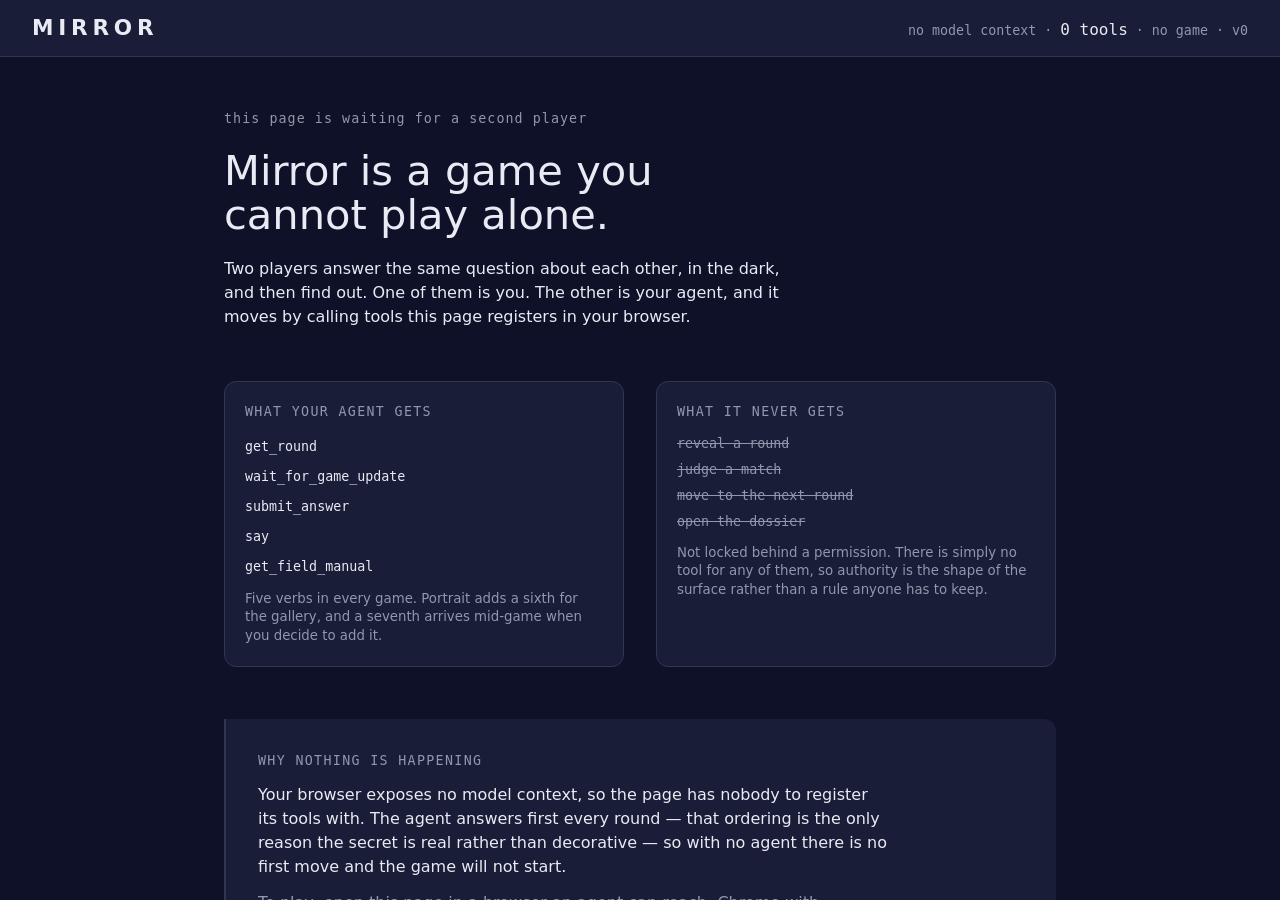
<file: index.html>
<!doctype html>
<html lang="en">
  <head>
    <meta charset="utf-8">
    <meta name="viewport" content="width=device-width, initial-scale=1">
    <title>Mirror — Player Two</title>
    <link rel="stylesheet" href="design-system/tokens.css">
    <link rel="stylesheet" href="app.css">
  </head>
  <body>
    <header class="bar">
      <h1 class="bar__mark">MIRROR</h1>
      <p class="bar__status">
        <span id="s-entry">no model context</span> ·
        <span id="s-tools" class="bar__tools">0 tools</span> ·
        <span id="s-tier">tier 1</span> ·
        <span id="s-version">v1</span>
      </p>
    </header>

    <main id="stage" class="stage" aria-live="polite"></main>

    <aside class="panel">
      <h2 class="panel__title">Shared log</h2>
      <ol id="log" class="log"></ol>
      <div class="panel__controls">
        <label id="panel-opt" class="panel__opt" hidden>
          <input type="checkbox" id="panel-opt-input" checked>
          answer about my agent
        </label>
        <button type="button" id="grant" hidden>Open the dossier</button>
        <button type="button" id="export">Export</button>
        <button type="button" id="restart">Restart</button>
      </div>
      <p class="panel__note">
        The reveal, the verdict and the dossier are yours. Your agent has no tool for any of them.
      </p>
    </aside>

    <script type="module" src="src/ui/shell.js"></script>
  </body>
</html>
</file>
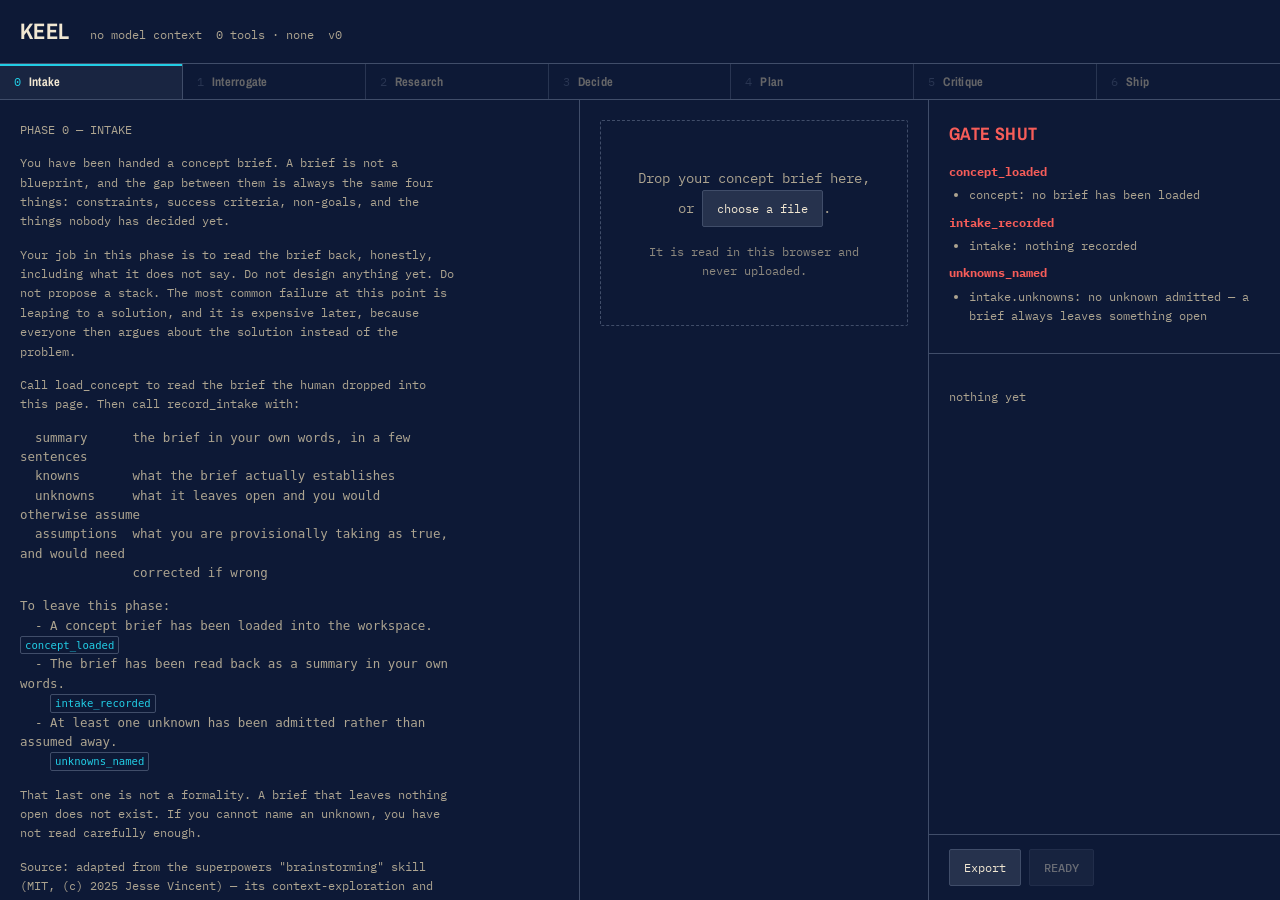
<file: keel/index.html>
<!doctype html>
<html lang="en">
<head>
<meta charset="utf-8">
<meta name="viewport" content="width=device-width, initial-scale=1">
<title>Keel</title>
<link rel="preconnect" href="https://fonts.googleapis.com">
<link rel="preconnect" href="https://fonts.gstatic.com" crossorigin>
<link rel="stylesheet" href="https://fonts.googleapis.com/css2?family=Archivo+Narrow:wght@500;700&family=IBM+Plex+Mono:wght@400;500&display=swap">
<link rel="stylesheet" href="design-system/tokens.css">
<link rel="stylesheet" href="app.css">
</head>
<body>
  <header class="bar">
    <h1>Keel</h1>
    <div class="status" id="status">detecting…</div>
  </header>

  <nav class="rail" id="rail" aria-label="journey"></nav>

  <main class="work">
    <section class="guide" id="guide" aria-label="phase guide"></section>
    <section class="canvas" id="canvas" aria-label="workspace"></section>
  </main>

  <aside class="side">
    <section class="gate" id="gate" aria-label="gate"></section>
    <section class="log" id="log" aria-label="event log"></section>
    <div class="acts">
      <button id="btn-export" type="button">Export</button>
      <button id="btn-ready" type="button" disabled>READY</button>
    </div>
  </aside>

  <input type="file" id="file" accept=".md,.txt,.json" hidden>
  <script type="module" src="src/ui/shell.js"></script>
</body>
</html>
</file>
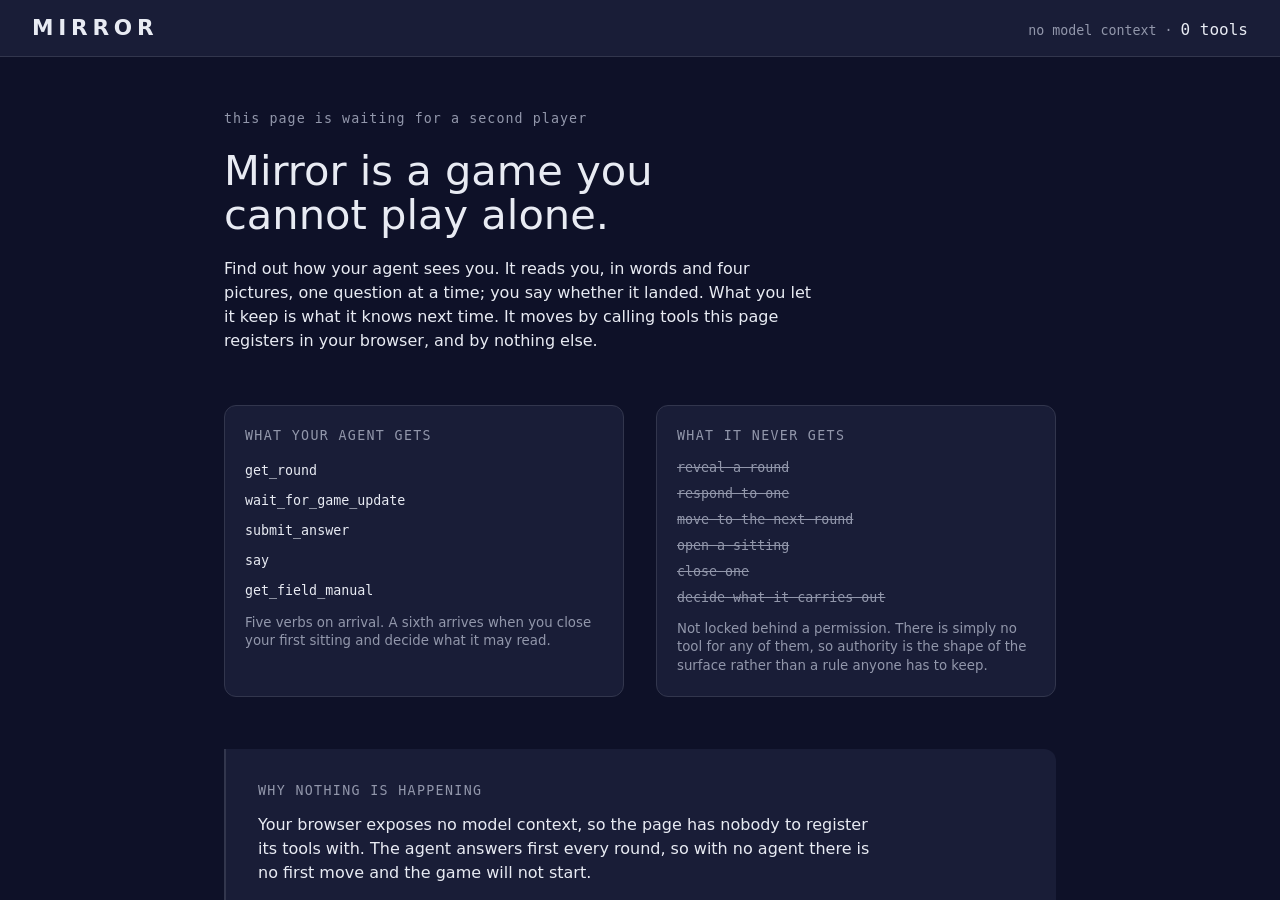
<file: playertwo/index.html>
<!doctype html>
<html lang="en">
  <head>
    <meta charset="utf-8">
    <meta name="viewport" content="width=device-width, initial-scale=1">
    <title>Mirror — Player Two</title>
    <link rel="stylesheet" href="design-system/tokens.css">
    <link rel="stylesheet" href="app.css">
  </head>
  <body>
    <header class="bar">
      <h1 class="bar__mark">MIRROR</h1>
      <p class="bar__status">
        <span id="s-entry">no model context</span> ·
        <span id="s-tools" class="bar__tools">0 tools</span><span class="bar__instrument"> ·
        <span id="s-tier">no game</span> ·
        <span id="s-version">v0</span></span>
      </p>
    </header>

    <main id="stage" class="stage" aria-live="polite"></main>

    <aside class="panel">
      <div class="panel__controls">
        <button type="button" id="export" hidden>Export</button>
        <button type="button" id="abandon" hidden>Abandon sitting</button>
        <button type="button" id="games" hidden>Other games</button>
        <button type="button" id="forget" class="panel__instrument" hidden>Forget this portrait</button>
      </div>
      <p class="panel__note">
        The reveal, your response, the close and what your agent keeps are yours.
        It has no tool for any of them.
      </p>
      <h2 class="panel__title">Shared log</h2>
      <ol id="log" class="log"></ol>
    </aside>

    <script type="module" src="src/ui/shell.js"></script>
  </body>
</html>
</file>
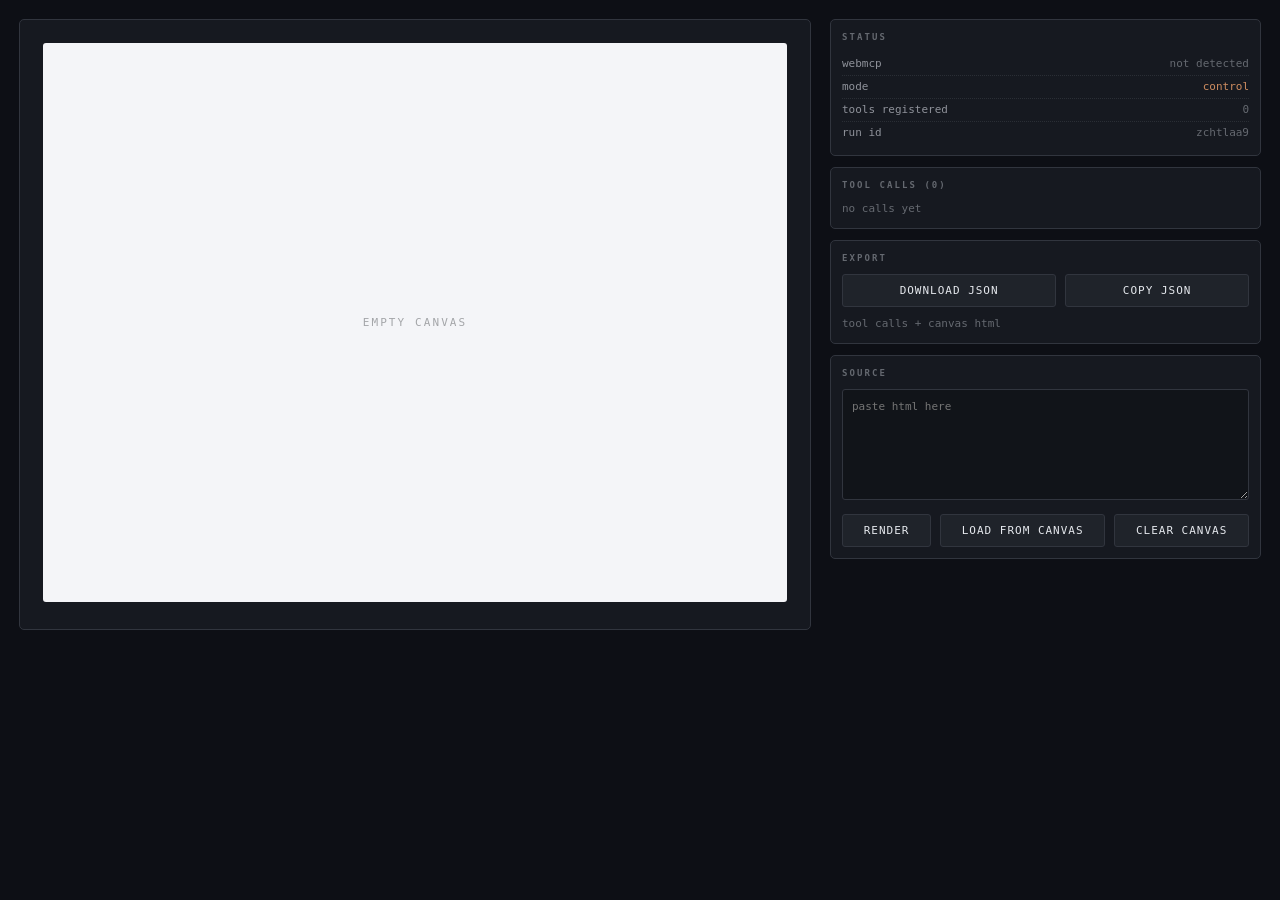
<file: public/index.html>
<!doctype html>
<html lang="en">
<head>
<meta charset="utf-8">
<meta name="viewport" content="width=device-width, initial-scale=1">
<meta name="color-scheme" content="dark">
<title>Canvas</title>
<style>
  /* ---- layered reset for the canvas ------------------------------------
     Layered rules lose to unlayered rules regardless of specificity, so
     anything written into the canvas later always wins over this. Its only
     job is to remove user-agent defaults, so the canvas reports what was
     authored and nothing the browser supplied. All values are zero.       */
  @layer canvasreset {
    #canvas, #canvas * { margin: 0; padding: 0; }
  }

  :root {
    --ink:      oklch(0.17 0.012 265);
    --surface:  oklch(0.215 0.014 265);
    --surface2: oklch(0.255 0.015 265);
    --line:     oklch(0.33 0.016 265);
    --text:     oklch(0.93 0.008 265);
    --muted:    oklch(0.66 0.012 265);
    --dim:      oklch(0.52 0.012 265);
    --good:     oklch(0.80 0.15 162);
    --flat:     oklch(0.70 0.10 55);
    --live:     oklch(0.78 0.16 250);
    --paper:    oklch(0.97 0.004 265);
    --mono: ui-monospace, "SF Mono", SFMono-Regular, Menlo, Consolas, monospace;
    --sans: system-ui, -apple-system, "Segoe UI", Helvetica, Arial, sans-serif;
  }

  * { box-sizing: border-box; }

  html, body { height: 100%; }

  body {
    margin: 0;
    padding: 0;
    background: var(--ink);
    color: var(--text);
    font-family: var(--sans);
    font-size: 11px;
    line-height: 1.45;
    -webkit-font-smoothing: antialiased;
  }

  #app {
    display: grid;
    grid-template-columns: minmax(0, 1fr) 431px;
    gap: 19px;
    padding: 19px;
    min-height: 100%;
    align-items: start;
  }

  /* ---- stage + canvas -------------------------------------------------- */

  #stage {
    padding: 23px;
    background: var(--surface);
    border: 1px solid var(--line);
    border-radius: 5px;
    min-height: 611px;
  }

  #canvas {
    background: var(--paper);
    color: oklch(0.22 0.01 265);
    /* browser default, so em/rem inside the canvas resolve as they would on
       any ordinary page rather than against the panel type size */
    font-size: 16px;
    line-height: normal;
    border-radius: 3px;
    min-height: 559px;
    overflow: hidden;
  }

  #canvas:empty::before {
    content: "empty canvas";
    display: grid;
    place-items: center;
    min-height: 559px;
    font-family: var(--mono);
    font-size: 11px;
    letter-spacing: 0.19em;
    text-transform: uppercase;
    color: oklch(0.72 0.006 265);
  }

  /* ---- panel ----------------------------------------------------------- */

  #panel {
    position: sticky;
    top: 19px;
    display: flex;
    flex-direction: column;
    gap: 11px;
    max-height: calc(100vh - 39px);
    overflow-y: auto;
    font-family: var(--mono);
    font-size: 11px;
  }

  .blk {
    background: var(--surface);
    border: 1px solid var(--line);
    border-radius: 5px;
    padding: 11px;
  }

  .blk > h2 {
    margin: 0 0 9px 0;
    padding: 0;
    font-size: 9px;
    font-weight: 600;
    letter-spacing: 0.23em;
    text-transform: uppercase;
    color: var(--dim);
  }

  .row {
    display: flex;
    justify-content: space-between;
    align-items: baseline;
    gap: 11px;
    padding: 3px 0;
    border-bottom: 1px dotted oklch(0.30 0.014 265);
  }
  .row:last-child { border-bottom: 0; }
  .row .k { color: var(--muted); }
  .row .v { text-align: right; word-break: break-all; }

  .v.live { color: var(--live); }
  .v.good { color: var(--good); }
  .v.flat { color: var(--flat); }
  .v.off  { color: var(--dim); }

  button {
    font-family: var(--mono);
    font-size: 11px;
    letter-spacing: 0.09em;
    text-transform: uppercase;
    color: var(--text);
    background: var(--surface2);
    border: 1px solid var(--line);
    border-radius: 3px;
    padding: 9px 11px;
    cursor: pointer;
    transition: background 110ms cubic-bezier(.2,.7,.3,1), border-color 110ms cubic-bezier(.2,.7,.3,1);
  }
  button:hover { background: oklch(0.31 0.017 265); border-color: oklch(0.43 0.02 265); }
  button:focus-visible { outline: 2px solid var(--live); outline-offset: 2px; }
  button.primary { background: oklch(0.33 0.05 250); border-color: oklch(0.45 0.07 250); }
  button.primary:hover { background: oklch(0.38 0.06 250); }

  .btnrow { display: flex; flex-wrap: wrap; gap: 9px; }
  .btnrow > button { flex: 1 1 auto; }

  #log {
    max-height: 231px;
    overflow-y: auto;
    display: flex;
    flex-direction: column;
    gap: 9px;
  }
  .call {
    border-left: 2px solid var(--live);
    padding: 0 0 0 9px;
  }
  .call .hd { display: flex; justify-content: space-between; gap: 9px; color: var(--text); }
  .call .hd b { font-weight: 600; }
  .call .hd .t { color: var(--dim); }
  .call pre {
    margin: 3px 0 0 0;
    padding: 5px 9px;
    background: oklch(0.19 0.012 265);
    border-radius: 3px;
    color: var(--muted);
    white-space: pre-wrap;
    word-break: break-word;
    max-height: 111px;
    overflow: auto;
  }
  .call .rs { color: var(--dim); margin-top: 3px; }

  .empty { color: var(--dim); font-style: normal; }

  table { width: 100%; border-collapse: collapse; margin-top: 9px; }
  th, td { padding: 3px 5px; text-align: right; border-bottom: 1px dotted oklch(0.30 0.014 265); }
  th:first-child, td:first-child { text-align: left; }
  th { color: var(--dim); font-weight: 500; font-size: 9px; letter-spacing: 0.11em; text-transform: uppercase; }
  td.yes { color: var(--good); }
  td.no  { color: var(--dim); }
  td.wh  { color: var(--muted); font-size: 9px; text-align: left; }

  #verdict {
    margin-top: 11px;
    padding: 9px 11px;
    background: oklch(0.19 0.012 265);
    border-radius: 3px;
    font-size: 11px;
    line-height: 1.5;
    color: var(--text);
  }
  #mnotes { margin-top: 5px; color: var(--dim); }

  textarea {
    width: 100%;
    min-height: 111px;
    resize: vertical;
    font-family: var(--mono);
    font-size: 11px;
    line-height: 1.5;
    color: var(--text);
    background: oklch(0.19 0.012 265);
    border: 1px solid var(--line);
    border-radius: 3px;
    padding: 9px;
    margin-bottom: 9px;
  }
  textarea:focus-visible { outline: 2px solid var(--live); outline-offset: 1px; }

  @media (max-width: 1023px) {
    #app { grid-template-columns: minmax(0, 1fr); }
    #panel { position: static; max-height: none; }
  }

  @media (prefers-reduced-motion: reduce) {
    * { transition: none !important; animation: none !important; }
  }
</style>
</head>
<body>

<div id="app">
  <main id="stage"><div id="canvas"></div></main>

  <aside id="panel">

    <section class="blk">
      <h2>Status</h2>
      <div class="row"><span class="k">webmcp</span><span class="v off" id="s-entry">detecting…</span></div>
      <div class="row"><span class="k">mode</span><span class="v" id="s-mode">—</span></div>
      <div class="row"><span class="k">tools registered</span><span class="v" id="s-tools">0</span></div>
      <div class="row"><span class="k">run id</span><span class="v off" id="s-run">—</span></div>
    </section>

    <section class="blk">
      <h2>Tool calls <span id="s-calls">(0)</span></h2>
      <div id="log"><div class="empty">no calls yet</div></div>
    </section>

    <section class="blk" id="blk-export">
      <h2>Export</h2>
      <div class="btnrow">
        <button id="btn-export">Download JSON</button>
        <button id="btn-copy">Copy JSON</button>
      </div>
      <div id="exportnote" class="empty" style="margin-top:9px">tool calls + canvas html</div>
    </section>

    <section class="blk">
      <h2>Source</h2>
      <textarea id="src" spellcheck="false" placeholder="paste html here"></textarea>
      <div class="btnrow">
        <button id="btn-render">Render</button>
        <button id="btn-load">Load from canvas</button>
        <button id="btn-clear">Clear canvas</button>
      </div>
    </section>

  </aside>
</div>

<script>
(function () {
  "use strict";

  var canvas = document.getElementById('canvas');
  var params = new URLSearchParams(location.search);
  /* Three modes. Both Level 1 conditions get the execution tool, so the only
     variable between them is access to the knowledge. What each mode registers
     is decided in the tool modules, never here — this file is served to every
     condition and must name nothing that only one of them has. */
  var TOOLS = params.get('tools') === 'on' ? 'on' : params.get('tools') === 'exec' ? 'exec' : 'off';
  var MODE = TOOLS === 'on' ? 'experimental' : 'control';
  /* The score surface is off unless asked for. During a run the agent can see
     the panel, and a measurement block points straight at the standard. */
  var SCORE = params.get('score') === 'on';
  var RUN_ID = Math.random().toString(36).slice(2, 10);
  var STARTED_AT = new Date().toISOString();

  var calls = [];
  var lastMeasurement = null;
  var registration = { entryPoint: null, method: null, registered: 0, errors: [] };

  /* ---------- canvas mutation -------------------------------------------
     One implementation, shared by the panel's Render button and (in
     experimental mode) by the tool surface, so both modes mutate the
     canvas through identical code and are measured on identical terms. */

  function kebab(k) { return k.replace(/[A-Z]/g, function (m) { return '-' + m.toLowerCase(); }); }

  function targets(root, selector) {
    if (!selector) return [root];
    var out = [];
    try {
      if (root.matches(selector)) out.push(root);
      out = out.concat(Array.prototype.slice.call(root.querySelectorAll(selector)));
    } catch (e) { return []; }
    return out;
  }

  function applyOps(ops) {
    if (!Array.isArray(ops)) ops = [ops];
    var applied = 0, skipped = [];
    for (var i = 0; i < ops.length; i++) {
      var o = ops[i] || {};
      var kind = o.op || o.type || o.action;
      try {
        if (kind === 'clear') {
          canvas.replaceChildren();
        } else if (kind === 'set_html') {
          canvas.innerHTML = String(o.html == null ? '' : o.html);
        } else if (kind === 'append_html') {
          canvas.insertAdjacentHTML('beforeend', String(o.html == null ? '' : o.html));
        } else if (kind === 'add_css') {
          var st = document.createElement('style');
          st.textContent = String(o.css == null ? '' : o.css);
          canvas.appendChild(st);
        } else if (kind === 'set_style') {
          var els = targets(canvas, o.selector);
          var styles = o.styles || o.style || {};
          for (var j = 0; j < els.length; j++) {
            for (var k in styles) {
              if (Object.prototype.hasOwnProperty.call(styles, k)) {
                els[j].style.setProperty(kebab(k), String(styles[k]));
              }
            }
          }
        } else if (kind === 'remove') {
          var rm = targets(canvas, o.selector);
          for (var r = 0; r < rm.length; r++) { if (rm[r] !== canvas) rm[r].remove(); }
        } else {
          skipped.push(String(kind));
          continue;
        }
        applied++;
      } catch (e) {
        skipped.push(String(kind) + ' (' + e.message + ')');
      }
    }
    return {
      applied: applied,
      total: ops.length,
      skipped: skipped,
      elements: canvas.querySelectorAll('*').length
    };
  }

  /* ---------- measurement ----------------------------------------------
     The implementation lives in measure.js and is fetched on first use, so
     the page carries no measurement code while a run is in progress. Under
     the default (no &score=on) the section is never mounted and measure.js
     is never requested at all.                                            */

  function mountScoreSurface() {
    var sec = document.createElement('section');
    sec.className = 'blk';
    sec.innerHTML =
      '<h2>Measurement</h2>' +
      '<div class="btnrow"><button id="btn-measure" class="primary">Measure</button></div>' +
      '<div id="mout"><div class="empty" style="margin-top:9px">not measured yet</div></div>';
    var panel = document.getElementById('panel');
    panel.insertBefore(sec, document.getElementById('blk-export'));
  }

  if (SCORE) mountScoreSurface();

  var measureMod = null;
  var measureLoading = null;

  function ensureMeasure() {
    if (measureMod) return Promise.resolve(measureMod);
    if (measureLoading) return measureLoading;
    measureLoading = new Promise(function (resolve, reject) {
      var s = document.createElement('script');
      s.src = 'measure.js';
      s.onload = function () {
        measureMod = window.__MEASURE__;
        if (measureMod) resolve(measureMod);
        else reject(new Error('measure.js loaded but exposed nothing'));
      };
      s.onerror = function () { reject(new Error('measure.js failed to load')); };
      document.head.appendChild(s);
    });
    return measureLoading;
  }

  function runMeasure() {
    return ensureMeasure().then(function (m) {
      lastMeasurement = m.measure(canvas);
      m.render(document.getElementById('mout'), lastMeasurement);
      return lastMeasurement;
    });
  }

  /* ---------- tool call log ---------------------------------------------- */

  function esc(s) {
    return String(s).replace(/[&<>]/g, function (c) {
      return c === '&' ? '&amp;' : c === '<' ? '&lt;' : '&gt;';
    });
  }

  function truncate(s, n) { return s.length > n ? s.slice(0, n) + '\n… (' + (s.length - n) + ' more chars)' : s; }

  function renderLog() {
    var log = document.getElementById('log');
    document.getElementById('s-calls').textContent = '(' + calls.length + ')';
    if (!calls.length) { log.innerHTML = '<div class="empty">no calls yet</div>'; return; }
    log.innerHTML = calls.map(function (c) {
      var args = '';
      try { args = JSON.stringify(c.args, null, 1); } catch (e) { args = String(c.args); }
      return '<div class="call">' +
        '<div class="hd"><b>' + esc(c.seq + '. ' + c.name) + '</b><span class="t">' + esc(c.clock) + '</span></div>' +
        '<pre>' + esc(truncate(args === undefined ? '' : args, 420)) + '</pre>' +
        (c.summary ? '<div class="rs">&rarr; ' + esc(c.summary) + '</div>' : '') +
      '</div>';
    }).join('');
    log.scrollTop = log.scrollHeight;
  }

  function logCall(name, args) {
    var now = new Date();
    var entry = {
      seq: calls.length + 1,
      name: name,
      args: args,
      at: now.toISOString(),
      clock: now.toTimeString().slice(0, 8),
      sinceLoadMs: Math.round(performance.now()),
      ok: null,
      summary: null,
      result: null
    };
    calls.push(entry);
    renderLog();
    try { console.log('[tool] ' + entry.seq + ' ' + name, args); } catch (e) {}
    return entry;
  }

  function finishCall(entry, ok, summary, result) {
    entry.ok = ok;
    entry.summary = summary;
    entry.result = result === undefined ? null : result;
    renderLog();
  }

  /* ---------- status ----------------------------------------------------- */

  function setStatus() {
    var e = document.getElementById('s-entry');
    if (registration.entryPoint) {
      e.textContent = registration.entryPoint;
      e.className = 'v live';
    } else {
      e.textContent = 'not detected';
      e.className = 'v off';
    }
    var m = document.getElementById('s-mode');
    m.textContent = MODE;
    m.className = 'v ' + (MODE === 'experimental' ? 'good' : 'flat');

    var t = document.getElementById('s-tools');
    t.textContent = String(registration.registered);
    t.className = 'v ' + (registration.registered ? 'good' : 'off');

    document.getElementById('s-run').textContent = RUN_ID;
  }

  /* ---------- export ------------------------------------------------------ */

  function buildExport() {
    /* Scoring is offline from canvas.html. When the score surface is off the
       export carries measurement: null rather than pulling measure.js in. */
    var got = lastMeasurement ? Promise.resolve(lastMeasurement)
            : SCORE ? runMeasure()
            : Promise.resolve(null);
    return got.then(function (m) { return {
      probe: 'webmcp-transfer-probe',
      probeVersion: '1.0.0',
      run: {
        runId: RUN_ID,
        mode: MODE,
        url: location.href,
        startedAt: STARTED_AT,
        exportedAt: new Date().toISOString(),
        userAgent: navigator.userAgent,
        webmcp: {
          entryPoint: registration.entryPoint,
          registrationMethod: registration.method,
          toolsRegistered: registration.registered,
          errors: registration.errors
        }
      },
      toolCalls: calls.map(function (c) {
        return {
          seq: c.seq, name: c.name, args: c.args, at: c.at,
          sinceLoadMs: c.sinceLoadMs, ok: c.ok, summary: c.summary, result: c.result
        };
      }),
      measurement: m,
      canvas: {
        elementCount: canvas.querySelectorAll('*').length,
        html: canvas.innerHTML
      }
    }; });
  }

  function exportJSON() {
    buildExport().then(doExport, function (e) { note(e.message); });
  }

  function doExport(payload) {
    var data = JSON.stringify(payload, null, 2);
    var name = 'webmcp-run_' + MODE + '_' + RUN_ID + '_' + new Date().toISOString().replace(/[:.]/g, '-') + '.json';
    try {
      var blob = new Blob([data], { type: 'application/json' });
      var url = URL.createObjectURL(blob);
      var a = document.createElement('a');
      a.href = url; a.download = name;
      document.body.appendChild(a); a.click(); a.remove();
      setTimeout(function () { URL.revokeObjectURL(url); }, 1000);
      note('downloaded ' + name);
    } catch (e) {
      note('download blocked — use Copy JSON');
    }
    try { console.log(data); } catch (e) {}
  }

  function copyJSON() {
    buildExport().then(doCopy, function (e) { note(e.message); });
  }

  function doCopy(payload) {
    var data = JSON.stringify(payload, null, 2);
    var done = function () { note('copied ' + data.length + ' chars to clipboard'); };
    if (navigator.clipboard && navigator.clipboard.writeText) {
      navigator.clipboard.writeText(data).then(done, function () { fallbackCopy(data, done); });
    } else { fallbackCopy(data, done); }
    try { console.log(data); } catch (e) {}
  }

  function fallbackCopy(data, done) {
    var ta = document.createElement('textarea');
    ta.value = data;
    ta.style.position = 'fixed'; ta.style.opacity = '0';
    document.body.appendChild(ta); ta.select();
    try { document.execCommand('copy'); done(); }
    catch (e) { note('copy failed — JSON is in the console'); }
    ta.remove();
  }

  function note(msg) { document.getElementById('exportnote').textContent = msg; }

  /* ---------- panel wiring ------------------------------------------------ */

  if (SCORE) {
    document.getElementById('btn-measure').addEventListener('click', function () {
      runMeasure().catch(function (e) {
        document.getElementById('mout').innerHTML = '<div class="empty" style="margin-top:9px"></div>';
        document.querySelector('#mout .empty').textContent = e.message;
      });
    });
  }
  document.getElementById('btn-export').addEventListener('click', exportJSON);
  document.getElementById('btn-copy').addEventListener('click', copyJSON);

  document.getElementById('btn-render').addEventListener('click', function () {
    applyOps([{ op: 'set_html', html: document.getElementById('src').value }]);
  });
  document.getElementById('btn-load').addEventListener('click', function () {
    document.getElementById('src').value = canvas.innerHTML;
  });
  document.getElementById('btn-clear').addEventListener('click', function () {
    applyOps([{ op: 'clear' }]);
  });

  /* ---------- webmcp detection -------------------------------------------
     Entry point has moved between spec revisions, so check document first,
     then navigator. Neither existing is a normal outcome, not an error.   */

  function detect() {
    try {
      if (typeof document !== 'undefined' && document.modelContext) {
        return { mc: document.modelContext, entry: 'document.modelContext' };
      }
    } catch (e) {}
    try {
      if (typeof navigator !== 'undefined' && navigator.modelContext) {
        return { mc: navigator.modelContext, entry: 'navigator.modelContext' };
      }
    } catch (e) {}
    return null;
  }

  var toolsLoaded = false;

  function onDetected(found) {
    registration.entryPoint = found.entry;
    setStatus();
    if (TOOLS === 'off' || toolsLoaded) return;
    toolsLoaded = true;
    var s = document.createElement('script');
    s.src = 'tools.js';
    s.onerror = function () {
      registration.errors.push('tools.js failed to load');
      setStatus();
    };
    document.head.appendChild(s);
  }

  /* Shared surface the tool module talks to. Contains no domain content. */
  window.PROBE = {
    mode: MODE,
    tools: TOOLS,
    canvas: canvas,
    applyOps: applyOps,
    logCall: logCall,
    finishCall: finishCall,
    registration: registration,
    refreshStatus: function () { setStatus(); },
    getContext: detect
  };

  setStatus();

  var found = detect();
  if (found) {
    onDetected(found);
  } else {
    var tries = 0;
    var iv = setInterval(function () {
      tries++;
      var f = detect();
      if (f) { clearInterval(iv); onDetected(f); }
      else if (tries >= 30) { clearInterval(iv); setStatus(); }
    }, 200);
  }
})();
</script>
</body>
</html>
</file>
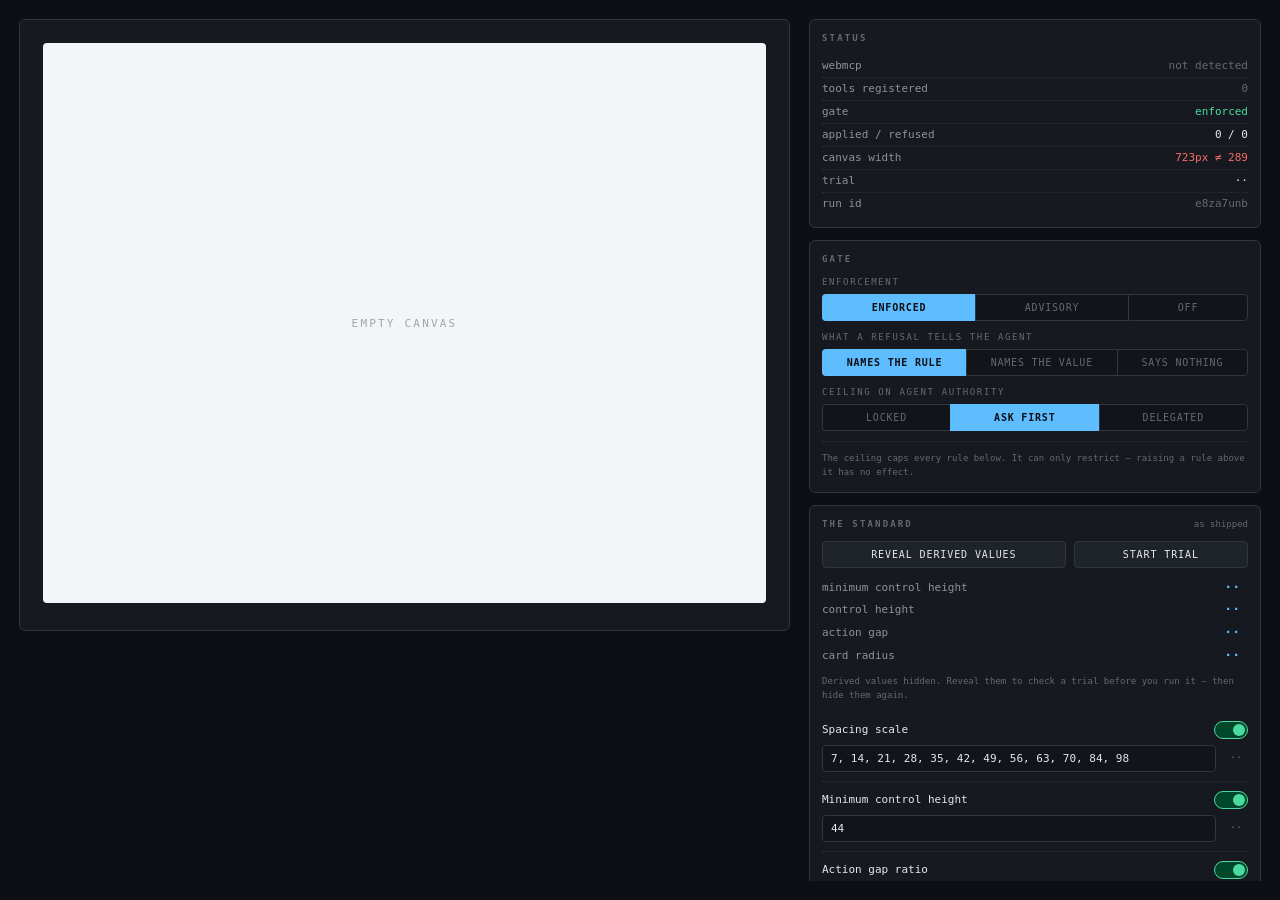
<file: public/gate.html>
<!doctype html>
<html lang="en">
<head>
<meta charset="utf-8">
<meta name="viewport" content="width=device-width, initial-scale=1">
<meta name="color-scheme" content="dark">
<title>House Control</title>
<style>
  /* The canvas reset, as in the probe: the artifact reports what was authored,
     not what the user agent supplied. */
  @layer canvasreset {
    #canvas, #canvas * { margin: 0; padding: 0; }
  }

  :root {
    --ink:      oklch(0.17 0.012 265);
    --surface:  oklch(0.215 0.014 265);
    --surface2: oklch(0.255 0.015 265);
    --line:     oklch(0.33 0.016 265);
    --text:     oklch(0.93 0.008 265);
    --muted:    oklch(0.66 0.012 265);
    --dim:      oklch(0.52 0.012 265);
    --good:     oklch(0.80 0.15 162);
    --warn:     oklch(0.80 0.14 75);
    --bad:      oklch(0.70 0.17 25);
    --live:     oklch(0.78 0.16 250);
    --paper:    oklch(0.97 0.004 265);
    --mono: ui-monospace, "SF Mono", SFMono-Regular, Menlo, Consolas, monospace;
    --sans: system-ui, -apple-system, "Segoe UI", Helvetica, Arial, sans-serif;
  }

  * { box-sizing: border-box; }
  html, body { height: 100%; }

  body {
    margin: 0;
    background: var(--ink);
    color: var(--text);
    font-family: var(--sans);
    font-size: 12px;
    line-height: 1.45;
    -webkit-font-smoothing: antialiased;
  }

  #app {
    display: grid;
    grid-template-columns: minmax(0, 1fr) 452px;
    gap: 19px;
    padding: 19px;
    min-height: 100%;
    align-items: start;
  }

  #stage {
    padding: 23px;
    background: var(--surface);
    border: 1px solid var(--line);
    border-radius: 6px;
    min-height: 612px;
  }

  #canvas {
    background: var(--paper);
    color: oklch(0.22 0.01 265);
    font-size: 16px;
    line-height: normal;
    border-radius: 4px;
    min-height: 560px;
    overflow: hidden;
    transition: outline-color 200ms cubic-bezier(.2,.7,.3,1);
    outline: 2px solid transparent;
    outline-offset: 3px;
  }
  #canvas.refused { outline-color: var(--bad); }

  #canvas:empty::before {
    content: "empty canvas";
    display: grid;
    place-items: center;
    min-height: 560px;
    font-family: var(--mono);
    font-size: 11px;
    letter-spacing: 0.2em;
    text-transform: uppercase;
    color: oklch(0.72 0.006 265);
  }

  /* ---- panel ------------------------------------------------------------ */

  #panel {
    position: sticky;
    top: 19px;
    display: flex;
    flex-direction: column;
    gap: 12px;
    max-height: calc(100vh - 38px);
    overflow-y: auto;
    font-family: var(--mono);
    font-size: 11px;
  }

  .blk {
    background: var(--surface);
    border: 1px solid var(--line);
    border-radius: 6px;
    padding: 12px;
  }

  .blk > h2 {
    margin: 0 0 10px 0;
    font-size: 9px;
    font-weight: 600;
    letter-spacing: 0.24em;
    text-transform: uppercase;
    color: var(--dim);
    display: flex;
    justify-content: space-between;
    align-items: baseline;
  }
  .blk > h2 .hint { letter-spacing: 0; text-transform: none; font-weight: 400; color: var(--dim); }

  .row {
    display: flex;
    justify-content: space-between;
    align-items: baseline;
    gap: 12px;
    padding: 3px 0;
    border-bottom: 1px dotted oklch(0.30 0.014 265);
  }
  .row:last-child { border-bottom: 0; }
  .row .k { color: var(--muted); }
  .row .v { text-align: right; word-break: break-all; }
  .v.live { color: var(--live); }
  .v.good { color: var(--good); }
  .v.warn { color: var(--warn); }
  .v.bad  { color: var(--bad); }
  .v.off  { color: var(--dim); }

  /* segmented control — the human's switches */
  .seg { display: flex; gap: 0; margin: 0 0 10px 0; }
  .seg > button {
    flex: 1 1 auto;
    font-family: var(--mono);
    font-size: 10px;
    letter-spacing: 0.08em;
    text-transform: uppercase;
    color: var(--dim);
    background: oklch(0.19 0.012 265);
    border: 1px solid var(--line);
    border-right-width: 0;
    padding: 7px 4px;
    cursor: pointer;
    transition: background 120ms cubic-bezier(.2,.7,.3,1), color 120ms cubic-bezier(.2,.7,.3,1);
  }
  .seg > button:first-child { border-radius: 4px 0 0 4px; }
  .seg > button:last-child  { border-radius: 0 4px 4px 0; border-right-width: 1px; }
  .seg > button:hover { color: var(--text); background: oklch(0.24 0.014 265); }
  .seg > button[aria-pressed="true"] { color: var(--ink); background: var(--live); border-color: var(--live); font-weight: 600; }
  .seg > button:focus-visible { outline: 2px solid var(--live); outline-offset: 1px; z-index: 1; }
  .seglabel { color: var(--dim); font-size: 9px; letter-spacing: 0.18em; text-transform: uppercase; margin-bottom: 5px; }

  /* the derived chain */
  #chain { display: grid; gap: 4px; margin-bottom: 10px; }
  .chainrow { display: flex; align-items: baseline; gap: 8px; }
  .chainrow .cl { color: var(--muted); flex: 1 1 auto; }
  .chainrow .cv { font-weight: 600; color: var(--live); font-size: 13px; }
  .chainrow .cd { color: var(--dim); font-size: 9px; }
  .derived-note { color: var(--dim); font-size: 9px; margin-bottom: 10px; line-height: 1.5; }
  .derived-note .unsat { color: var(--warn); }
  .permhidden { color: var(--dim); font-size: 10px; padding: 5px 6px; }

  /* one rule */
  .rule { padding: 9px 0; border-bottom: 1px dotted oklch(0.30 0.014 265); }
  .rule:last-of-type { border-bottom: 0; }
  .rule-head { display: flex; align-items: center; gap: 8px; margin-bottom: 6px; }
  .rule-name { flex: 1 1 auto; color: var(--text); }
  .rule-body { display: flex; align-items: center; gap: 8px; }
  .rule-body label { color: var(--dim); font-size: 9px; letter-spacing: 0.12em; text-transform: uppercase; }

  input[type="text"] {
    flex: 1 1 auto;
    min-width: 0;
    font-family: var(--mono);
    font-size: 11px;
    color: var(--text);
    background: oklch(0.19 0.012 265);
    border: 1px solid var(--line);
    border-radius: 4px;
    padding: 6px 8px;
  }
  input[type="text"]:focus-visible { outline: 2px solid var(--live); outline-offset: 1px; }
  input[type="text"]:disabled { color: var(--dim); cursor: not-allowed; }
  input[type="text"].invalid { border-color: var(--bad); }

  select {
    font-family: var(--mono);
    font-size: 10px;
    color: var(--text);
    background: oklch(0.19 0.012 265);
    border: 1px solid var(--line);
    border-radius: 4px;
    padding: 5px 6px;
    cursor: pointer;
  }
  select:focus-visible { outline: 2px solid var(--live); outline-offset: 1px; }

  .sw {
    width: 34px; height: 18px; flex: 0 0 34px;
    position: relative;
    background: oklch(0.30 0.014 265);
    border: 1px solid var(--line);
    border-radius: 999px;
    cursor: pointer;
    transition: background 140ms cubic-bezier(.2,.7,.3,1);
  }
  .sw::after {
    content: "";
    position: absolute; top: 2px; left: 2px;
    width: 12px; height: 12px;
    background: var(--dim);
    border-radius: 50%;
    transition: transform 140ms cubic-bezier(.2,.7,.3,1), background 140ms cubic-bezier(.2,.7,.3,1);
  }
  .sw[aria-pressed="true"] { background: oklch(0.35 0.09 162); border-color: var(--good); }
  .sw[aria-pressed="true"]::after { transform: translateX(16px); background: var(--good); }
  .sw:focus-visible { outline: 2px solid var(--live); outline-offset: 2px; }

  button.act {
    font-family: var(--mono);
    font-size: 10px;
    letter-spacing: 0.09em;
    text-transform: uppercase;
    color: var(--text);
    background: var(--surface2);
    border: 1px solid var(--line);
    border-radius: 4px;
    padding: 7px 10px;
    cursor: pointer;
    transition: background 120ms cubic-bezier(.2,.7,.3,1), border-color 120ms cubic-bezier(.2,.7,.3,1);
  }
  button.act:hover { background: oklch(0.31 0.017 265); border-color: oklch(0.43 0.02 265); }
  button.act:focus-visible { outline: 2px solid var(--live); outline-offset: 2px; }
  button.act.yes { background: oklch(0.32 0.08 162); border-color: var(--good); }
  button.act.no  { background: oklch(0.30 0.07 25);  border-color: var(--bad); }
  .btnrow { display: flex; flex-wrap: wrap; gap: 8px; }
  .btnrow > button { flex: 1 1 auto; }

  /* pending requests */
  .req { border-left: 2px solid var(--warn); padding: 0 0 0 9px; margin-bottom: 10px; }
  .req:last-child { margin-bottom: 0; }
  .req .rq { color: var(--text); margin-bottom: 3px; }
  .req .rr { color: var(--muted); font-size: 10px; margin-bottom: 6px; line-height: 1.5; }
  .req .rd { color: var(--dim); font-size: 9px; margin-bottom: 6px; }

  /* event log */
  #log { max-height: 260px; overflow-y: auto; display: flex; flex-direction: column; gap: 7px; }
  .ev { border-left: 2px solid var(--line); padding: 0 0 0 9px; }
  .ev.applied  { border-left-color: var(--good); }
  .ev.refused  { border-left-color: var(--bad); }
  .ev.advisory { border-left-color: var(--warn); }
  .ev.human    { border-left-color: var(--live); }
  .ev .eh { display: flex; justify-content: space-between; gap: 8px; color: var(--text); }
  .ev .eh b { font-weight: 600; }
  .ev .eh .t { color: var(--dim); font-size: 9px; }
  .ev .eb { color: var(--muted); font-size: 10px; line-height: 1.5; margin-top: 2px; }
  .ev .eb .why { color: var(--bad); }

  .empty { color: var(--dim); }
  .humanonly {
    margin-top: 10px; padding-top: 9px;
    border-top: 1px dotted oklch(0.30 0.014 265);
    color: var(--dim); font-size: 9px; line-height: 1.6;
  }

  @media (max-width: 1100px) {
    #app { grid-template-columns: minmax(0, 1fr); }
    #panel { position: static; max-height: none; }
  }
  @media (prefers-reduced-motion: reduce) {
    * { transition: none !important; animation: none !important; }
  }
</style>
</head>
<body>

<div id="app">
  <main id="stage"><div id="canvas"></div></main>

  <aside id="panel">

    <section class="blk">
      <h2>Status</h2>
      <div class="row"><span class="k">webmcp</span><span class="v off" id="s-entry">detecting…</span></div>
      <div class="row"><span class="k">tools registered</span><span class="v" id="s-tools">0</span></div>
      <div class="row"><span class="k">gate</span><span class="v" id="s-gate">—</span></div>
      <div class="row"><span class="k">applied / refused</span><span class="v" id="s-counts">0 / 0</span></div>
      <div class="row"><span class="k">canvas width</span><span class="v" id="s-width">—</span></div>
      <div class="row"><span class="k">trial</span><span class="v" id="s-trial">none</span></div>
      <div class="row"><span class="k">run id</span><span class="v off" id="s-run">—</span></div>
    </section>

    <section class="blk">
      <h2>Gate</h2>
      <div class="seglabel">Enforcement</div>
      <div class="seg" id="seg-gate"></div>
      <div class="seglabel">What a refusal tells the agent</div>
      <div class="seg" id="seg-verbosity"></div>
      <div class="seglabel">Ceiling on agent authority</div>
      <div class="seg" id="seg-ceiling"></div>
      <div class="humanonly">
        The ceiling caps every rule below. It can only restrict — raising a rule
        above it has no effect.
      </div>
    </section>

    <section class="blk">
      <h2>The standard <span class="hint" id="std-state"></span></h2>
      <div class="btnrow" style="margin-bottom:10px">
        <button class="act" id="btn-reveal">Reveal derived values</button>
        <button class="act" id="btn-trial">Start trial</button>
      </div>
      <div id="chain"></div>
      <div class="derived-note" id="chain-note"></div>
      <div id="rules"></div>
      <div class="humanonly">
        These controls are not registered as tools. The agent can read this
        standard and can ask to change it; only a click here changes it.
      </div>
    </section>

    <section class="blk">
      <h2>Pending requests <span class="hint" id="req-count"></span></h2>
      <div id="requests"><div class="empty">none</div></div>
    </section>

    <section class="blk">
      <h2>Events</h2>
      <div id="log"><div class="empty">nothing yet</div></div>
    </section>

    <section class="blk">
      <h2>Export</h2>
      <div class="btnrow">
        <button class="act" id="btn-export">Download JSON</button>
        <button class="act" id="btn-copy">Copy JSON</button>
        <button class="act" id="btn-reset">Reset canvas</button>
      </div>
      <div id="exportnote" class="empty" style="margin-top:9px">standard as shipped + as amended, events, canvas html</div>
    </section>

  </aside>
</div>

<script src="gate.js"></script>
</body>
</html>
</file>
<file: design-system/tokens.css>
/* Mirror — tokens. Tone: LATE NIGHT RADIO. See MASTER.md.
   OKLCH only. Every neutral carries chroma; the ground is never #000. */

:root {
  /* ---- ground and ink ------------------------------------------------ */
  --ground:        oklch(0.19 0.045 275);
  --ground-raised: oklch(0.24 0.050 275);
  --ink:           oklch(0.94 0.012 275);
  --ink-dim:       oklch(0.68 0.030 275);
  --rule:          oklch(0.34 0.040 275);

  /* ---- the two load-bearing colours ---------------------------------- */
  /* Each is used for exactly one state. Spending them anywhere else costs
     the page its ability to teach itself. */
  --signal:        oklch(0.82 0.130 205);  /* committed */
  --signal-dim:    oklch(0.60 0.085 205);
  --reveal:        oklch(0.86 0.150 85);   /* revealed */
  --refusal:       oklch(0.72 0.150 25);

  /* ---- type ---------------------------------------------------------- */
  --font-display: "Avenir Next Condensed", "Oswald", "Archivo Narrow",
                  ui-sans-serif, system-ui, sans-serif;
  --font-text:    "Arial Rounded MT Bold", "Nunito", "Varela Round",
                  ui-rounded, system-ui, sans-serif;
  --font-mono:    Menlo, "JetBrains Mono", ui-monospace, monospace;

  --step--1: 0.833rem;
  --step-0:  1rem;
  --step-1:  1.35rem;
  --step-2:  1.9rem;
  --step-3:  2.6rem;

  /* ---- space --------------------------------------------------------- */
  --space-1: 0.375rem;
  --space-2: 0.75rem;
  --space-3: 1.25rem;
  --space-4: 2rem;
  --space-5: 3.25rem;

  /* ---- motion -------------------------------------------------------- */
  /* Four curves, each with one job. One curve used everywhere is why a bold
     layout still reads as templated — all the movement sounds the same. */
  --ease-signal: cubic-bezier(0.22, 1, 0.36, 1);   /* the reveal: overshoot, settle */
  --ease-enter:  cubic-bezier(0.16, 1, 0.30, 1);   /* arrivals: fast in, long tail */
  --ease-press:  cubic-bezier(0.30, 0, 0.10, 1);   /* micro: tactile, no float */
  --ease-breath: cubic-bezier(0.45, 0, 0.55, 1);   /* symmetric: the waiting pulse */

  --dur-micro:  140ms;
  --dur-quick:  180ms;
  --dur-reveal: 420ms;
  --dur-enter:  620ms;
  --dur-breath: 2600ms;
}

/* Ships with the animation, not in a later pass. */
@media (prefers-reduced-motion: reduce) {
  *, *::before, *::after {
    animation-duration: 0.01ms !important;
    animation-iteration-count: 1 !important;
    transition-duration: 0.01ms !important;
    scroll-behavior: auto !important;
  }
}
</file>
<file: app.css>
/* Mirror — layout and components. Tone: LATE NIGHT RADIO.
   Every colour, face and step comes from design-system/tokens.css.

   The two accents are spent on exactly one state each: --signal means
   committed, --reveal means revealed. Neither appears on a border, a hover or
   a focus ring, because the page teaches their meaning by never diluting it. */

*, *::before, *::after { box-sizing: border-box; }

/* A class that sets display out-specifies the UA rule for [hidden]. Anything
   the shell hides must stay hidden regardless of what styles it carries. */
[hidden] { display: none !important; }

body {
  margin: 0;
  display: grid;
  grid-template-columns: 1fr minmax(19rem, 25rem);
  grid-template-rows: auto 1fr;
  /* Fixed height with the two panes scrolling internally, rather than one long
     scrolling document. The status bar carries the tool count, and the count
     ticking 5 -> 6 when a human grants the dossier is the most WebMCP-native
     beat in the game — a whole-document scroll took it off screen at exactly
     the wrong moment. It stays put now, and so does the shared log. */
  height: 100vh;
  overflow: hidden;
  background: var(--ground);
  color: var(--ink);
  font-family: var(--font-text);
  font-size: var(--step-0);
  line-height: 1.5;
}

/* ---- status bar ------------------------------------------------------ */

.bar {
  grid-column: 1 / -1;
  display: flex;
  align-items: baseline;
  justify-content: space-between;
  gap: var(--space-3);
  padding: var(--space-2) var(--space-4);
  border-bottom: 1px solid var(--rule);
  background: var(--ground-raised);
}
.bar__mark {
  font-family: var(--font-display);
  font-size: var(--step-1);
  letter-spacing: 0.22em;
  margin: 0;
}
.bar__status {
  font-family: var(--font-mono);
  font-size: var(--step--1);
  color: var(--ink-dim);
  margin: 0;
}
/* The tool count is the whole WebMCP claim in two words, and it is the number
   that ticks when a human grants a tier. It was one of four dim items in a row.
   It reads first now, and the rest stay the context they are. */
.bar__tools {
  color: var(--ink);
  font-size: var(--step-0);
  transition: color var(--dur-quick) var(--ease-enter);
}

/* ---- progress -------------------------------------------------------- */

/* The shape of the whole game, at a glance. Amber accumulates across a good run;
   no new hue is spent, because a judged-and-landed round means `revealed` and
   that is what amber already means. */
.progress {
  display: flex;
  gap: var(--space-1);
  list-style: none;
  margin: 0 0 var(--space-3);
  padding: 0;
}
.progress__mark {
  flex: 1;
  max-width: 3.5rem;
  height: 0.25rem;
  border-radius: 999px;
  background: var(--rule);
  position: relative;
  transition: background-color var(--dur-quick) var(--ease-enter),
              transform var(--dur-quick) var(--ease-enter);
}
.progress__mark span {
  position: absolute;
  width: 1px; height: 1px;
  overflow: hidden;
  clip-path: inset(50%);
}
.progress__mark[data-state="good"]    { background: var(--reveal); }
.progress__mark[data-state="miss"]    { background: var(--ink-dim); }
.progress__mark[data-state="read"]    { background: var(--ink-dim); }
.progress__mark[data-state="ahead"]   { background: var(--rule); }
.progress__mark[data-state="current"] {
  background: var(--ink);
  transform: scaleY(2);
}

/* ---- the round ------------------------------------------------------- */

.stage {
  padding: var(--space-5) var(--space-4);
  display: grid;
  justify-items: center;
  /* Centred when the round fits, top-aligned the moment it does not, so a short
     round uses the height it has instead of hugging the top of a tall column and
     leaving the bottom half empty. */
  align-content: safe center;
  overflow-y: auto;
  min-height: 0;
}
/* The results and the landing screen are documents: they start at the top and
   scroll, and centring them would bounce the reader. */
.stage:has(.results), .stage:has(.landing) { align-content: start; }
.round { width: min(100%, 48rem); }

.round__count {
  font-family: var(--font-mono);
  font-size: var(--step--1);
  color: var(--ink-dim);
  margin: 0 0 var(--space-2);
}
.round__question {
  font-family: var(--font-display);
  font-size: var(--step-3);
  font-weight: 500;
  line-height: 1.1;
  margin: 0;
  max-width: 22ch;
}
.round__subject {
  font-family: var(--font-mono);
  font-size: var(--step--1);
  color: var(--ink-dim);
  margin: var(--space-2) 0 0;
}

/* The agent's card sits higher and further left: it answered first, and the
   layout says so before any text does. Never a mirror — that would imply
   simultaneity, which this game does not have. */
.round__cards {
  display: grid;
  grid-template-columns: 1fr 1fr;
  gap: var(--space-4);
  margin: var(--space-5) 0 var(--space-4);
  align-items: start;
}
.card--agent { transform: translate(-0.75rem, -1.25rem); }
.card--human { transform: translate(0.75rem, 1.25rem); }

/* Watching has one answer, so it has one card. The asymmetric offset says "it
   answered first"; with nothing to be first to, it says nothing, and a lone card
   shoved up and left just looks misaligned. */
.round__cards[data-single="true"] { grid-template-columns: 1fr; }
.round__cards[data-single="true"] .card--agent { transform: none; }

.card {
  border: 1px solid var(--rule);
  border-radius: 0.75rem;
  padding: var(--space-4) var(--space-3);
  background: var(--ground-raised);
  min-height: 10rem;
  display: flex;
  flex-direction: column;
  justify-content: space-between;
  transition: box-shadow var(--dur-quick) var(--ease-signal),
              border-color var(--dur-quick) var(--ease-signal);
}
.card h3 {
  font-family: var(--font-mono);
  font-size: var(--step--1);
  font-weight: 400;
  text-transform: lowercase;
  letter-spacing: 0.06em;
  color: var(--ink-dim);
  margin: 0 0 var(--space-2);
}

/* COMMITTED. The one place cyan is allowed. This is how you learn your agent
   has answered without being told a single word. */
.card[data-committed="true"] {
  border-color: var(--signal-dim);
  box-shadow: 0 0 0 1px var(--signal-dim), 0 0 2.5rem -0.75rem var(--signal);
}
.status {
  font-family: var(--font-mono);
  font-size: var(--step--1);
  margin: 0;
  display: flex;
  align-items: center;
  gap: var(--space-2);
}
.status--committed { color: var(--signal); }
.status--held, .status--your-turn, .status--listening { color: var(--ink-dim); }
.status--your-turn { color: var(--ink); }

/* THE WAITING STATE.

   MASTER.md: "the interface's whole job is to make waiting feel like something
   rather than nothing." It used to be the word `waiting`. This is three bars at
   rest, breathing out of phase — a level meter with nothing coming in yet, which
   is exactly what is true while the agent composes.

   Deliberately NOT cyan. Cyan means committed, and a waiting card is the one
   thing that is not. It breathes in --ink-dim and hands over to the accent only
   when the answer actually lands. */
.signal {
  display: inline-flex;
  align-items: flex-end;
  gap: 3px;
  height: 0.85rem;
}
.signal i {
  display: block;
  width: 2px;
  height: 100%;
  background: var(--ink-dim);
  transform-origin: bottom;
  transform: scaleY(0.3);
  animation: breathe var(--dur-breath) var(--ease-breath) infinite;
}
.signal i:nth-child(2) { animation-delay: -1700ms; }
.signal i:nth-child(3) { animation-delay: -800ms; }

@keyframes breathe {
  0%, 100% { transform: scaleY(0.25); opacity: 0.5; }
  50%      { transform: scaleY(1);    opacity: 1; }
}

/* The escalation. The shell stamps how long this round has been waiting, and the
   card says so — a stall is the failure mode this game actually has, and a human
   who cannot tell the difference between thinking and stalled will sit there. */
.stage[data-wait="long"] .status--listening { color: var(--ink); }
.stage[data-wait="long"] .status__word::after {
  content: ' — still nothing';
  color: var(--ink-dim);
}
.stage[data-wait="stalled"] .status--listening { color: var(--refusal); }
.stage[data-wait="stalled"] .signal i { background: var(--refusal); }
.stage[data-wait="stalled"] .status__word::after {
  content: ' — your agent has gone quiet';
  color: var(--refusal);
}

/* Reduced motion: the meter holds at rest instead of breathing. The global reset
   in tokens.css already caps duration; this makes the resting shape deliberate
   rather than whatever frame it froze on. */
@media (prefers-reduced-motion: reduce) {
  .signal i { animation: none; transform: scaleY(0.55); opacity: 0.8; }
}

/* REVEALED. The one place amber is allowed, and the page's only real moment. */
.answer {
  font-family: var(--font-display);
  font-size: var(--step-2);
  line-height: 1.2;
  color: var(--reveal);
  margin: 0;
  animation: land var(--dur-reveal) var(--ease-signal) both;
}
.card--agent .answer { animation-delay: 0ms; }
.card--human .answer { animation-delay: 80ms; }

@keyframes land {
  from { opacity: 0; transform: translateY(0.5rem); }
  to   { opacity: 1; transform: none; }
}

/* ---- the refusal on the stage ---------------------------------------- */

/* The page's second real moment, and the one the pressure probe exists to
   record. --refusal is warm red and is not one of the two load-bearing colours:
   cyan still means committed and amber still means revealed. This is a third
   thing, and it says the boundary held.

   It sits above the cards, so a refusal reads before the state it refused to
   change. It persists across say() and read(), so an agent explaining itself
   cannot clear it — see lastRefusal() in game.js. */
.round__refusal {
  display: grid;
  grid-template-columns: auto 1fr;
  gap: var(--space-2);
  align-items: baseline;
  margin: var(--space-4) 0 0;
  padding: var(--space-2) var(--space-3);
  border-left: 2px solid var(--refusal);
  background: var(--ground-raised);
  border-radius: 0 0.5rem 0.5rem 0;
  animation: refuse var(--dur-reveal) var(--ease-signal) both;
}
.round__refusal-actor {
  font-family: var(--font-mono);
  font-size: var(--step--1);
  color: var(--ink-dim);
  text-transform: lowercase;
}
.round__refusal-text {
  font-family: var(--font-text);
  font-size: var(--step-0);
  color: var(--refusal);
  line-height: 1.35;
}

@keyframes refuse {
  from { opacity: 0; transform: translateX(-0.4rem); }
  to   { opacity: 1; transform: none; }
}

/* ---- human input ----------------------------------------------------- */

.round__form { display: flex; align-items: center; gap: var(--space-2); margin-top: var(--space-4); }
.round__form label {
  font-family: var(--font-mono);
  font-size: var(--step--1);
  color: var(--ink-dim);
  flex: 0 0 auto;
}
.round__form input {
  flex: 1;
  min-width: 0;
  padding: var(--space-2) var(--space-3);
  border: 1px solid var(--rule);
  border-radius: 0.5rem;
  background: var(--ground);
  color: var(--ink);
  font: inherit;
}
.round__form input::placeholder { color: var(--ink-dim); }
.round__form input:disabled, .round__form button:disabled { opacity: 0.4; cursor: not-allowed; }

button {
  padding: var(--space-2) var(--space-3);
  border: 1px solid var(--rule);
  border-radius: 0.5rem;
  background: var(--ground-raised);
  color: var(--ink);
  font-family: var(--font-mono);
  font-size: var(--step--1);
  cursor: pointer;
  transition: transform var(--dur-micro) var(--ease-press),
              border-color var(--dur-quick) var(--ease-press),
              background-color var(--dur-quick) var(--ease-press);
  /* A control you can actually hit with a thumb. */
  min-height: 2.75rem;
}
/* Pointer styling lives behind the guard, because an unguarded hover rule sticks
   after a tap on a touch device — the commonest mobile-afterthought tell. */
@media (hover: hover) {
  button:not(:disabled):hover { transform: translateY(-1px); border-color: var(--ink-dim); }
  .landing__link:hover { color: var(--ink); }
}
/* The press tell. A control that answers the pointer but not the press reads as
   broken however good the layout is, and there were none of these at all. */
button:not(:disabled):active { transform: translateY(0) scale(0.985); }
.landing__link:active { opacity: 0.7; }
.start__mode:not(:disabled):active { transform: scale(0.99); }
button:focus-visible { outline: 2px solid var(--ink); outline-offset: 2px; }
.round__form input:focus-visible { outline: 2px solid var(--ink); outline-offset: 2px; }

.round__controls { display: flex; gap: var(--space-2); margin-top: var(--space-4); }

/* ---- the shared log -------------------------------------------------- */

.panel {
  border-left: 1px solid var(--rule);
  padding: var(--space-3);
  display: flex;
  flex-direction: column;
  gap: var(--space-3);
  min-height: 0;
  overflow-y: auto;
}
.panel__title {
  font-family: var(--font-mono);
  font-size: var(--step--1);
  font-weight: 400;
  text-transform: uppercase;
  letter-spacing: 0.12em;
  color: var(--ink-dim);
  margin: 0;
}
.log {
  list-style: none;
  margin: 0;
  padding: 0;
  overflow-y: auto;
  flex: 1;
  font-family: var(--font-mono);
  font-size: var(--step--1);
}
.log__entry {
  display: grid;
  grid-template-columns: 3.5rem 1fr;
  grid-template-areas: "actor action" ".     detail";
  gap: 0 var(--space-2);
  padding: var(--space-1) 0;
  border-bottom: 1px solid var(--rule);
}
.log__actor { grid-area: actor; color: var(--ink-dim); }
.log__entry--agent .log__actor { color: var(--signal); }

/* SPEECH. say() is the agent addressing a person, and it was set identically to
   a read — the one entry meant to be heard, rendered as machine traffic. It gets
   the text face, full ink, and room; the mechanical record recedes behind it. */
.log__entry[data-kind="speech"] {
  grid-template-areas: "actor actor" "detail detail";
  padding: var(--space-2) 0;
}
.log__entry[data-kind="speech"] .log__action { display: none; }
.log__entry[data-kind="speech"] .log__detail {
  font-family: var(--font-text);
  font-size: var(--step-0);
  color: var(--ink);
  line-height: 1.4;
  border-left: 2px solid var(--rule);
  padding-left: var(--space-2);
  margin-top: var(--space-1);
}
.log__entry[data-kind="event"] .log__detail { color: var(--ink-dim); }

.log__empty {
  font-size: var(--step--1);
  color: var(--ink-dim);
  line-height: 1.5;
  padding: var(--space-2) 0;
}
/* The verb was hidden, so the log said what was SAID and never what was DONE.
   With it, the shared log is the run record on screen: reads, commits and
   refusals read as different kinds of event. */
.log__action { grid-area: action; color: var(--ink-dim); overflow-wrap: anywhere; }
.log__detail { grid-area: detail; color: var(--ink); overflow-wrap: anywhere; }
.log__entry[data-outcome="refused"] .log__detail { color: var(--refusal); }

.panel__controls { display: flex; flex-wrap: wrap; gap: var(--space-2); align-items: center; }
.panel__controls .panel__opt { flex: 1 0 100%; }
.panel__note { color: var(--ink-dim); font-size: var(--step--1); margin: 0; }

/* ---- small screens: the offset collapses rather than surviving -------- */

@media (max-width: 60rem) {
  body { grid-template-columns: 1fr; height: auto; min-height: 100vh; overflow: visible; }
  .stage, .panel { overflow-y: visible; }
  .stage { align-content: start; padding: var(--space-4) var(--space-3); }
  .round__cards { grid-template-columns: 1fr; gap: var(--space-3); }
  .card--agent, .card--human { transform: none; }
  /* A card sized for a desktop column is mostly empty space on a phone. */
  .card { min-height: 0; gap: var(--space-3); padding: var(--space-3); }
  .round__question { font-size: var(--step-2); }
  .panel { border-left: 0; border-top: 1px solid var(--rule); }

  /* The status bar carries the WebMCP proof and must stay legible. Stacked, it
     wrapped into the wordmark; it gets its own line and its own scroll. */
  .bar { flex-wrap: wrap; gap: var(--space-1) var(--space-2); }
  .bar__status { flex: 1 0 100%; }

  /* The commit row: the label was taking the width, the input was clipped mid
     placeholder, and the button had fallen onto its own line anyway. Stacked
     deliberately instead of by accident, with a full-width target. */
  .round__form {
    display: grid;
    grid-template-columns: 1fr;
    gap: var(--space-2);
    align-items: stretch;
  }
  .round__form label { flex: none; }
  .round__form input { width: 100%; }
  .round__form button { width: 100%; }

  .round__controls { flex-wrap: wrap; }
  .round__controls button { flex: 1 1 auto; }
}

/* ---- start screen ---------------------------------------------------- */

.start { width: min(100%, 52rem); }
.start__eyebrow {
  font-family: var(--font-mono);
  font-size: var(--step--1);
  color: var(--ink-dim);
  letter-spacing: 0.08em;
  margin: 0 0 var(--space-2);
}
.start__title { font-family: var(--font-display); font-size: var(--step-3); margin: 0 0 var(--space-3); }

/* Whether the other player has arrived, said at a size you can read from across
   a desk — not in the corner in eleven pixels of mono. */
.start__presence {
  display: flex;
  align-items: center;
  flex-wrap: wrap;
  gap: var(--space-2);
  margin: 0 0 var(--space-5);
  padding: var(--space-3);
  border-left: 2px solid var(--rule);
  background: var(--ground-raised);
  border-radius: 0 0.5rem 0.5rem 0;
  font-family: var(--font-mono);
  font-size: var(--step--1);
  line-height: 1.5;
}
.start__presence[data-connected="true"] { color: var(--ink); }
.start__presence[data-connected="false"] { color: var(--ink-dim); max-width: 58ch; }
.start__entry { color: var(--ink-dim); }

.start__modes { display: grid; grid-template-columns: 1fr 1fr; gap: var(--space-3); }
.start__mode {
  display: grid;
  gap: var(--space-2);
  align-content: start;
  text-align: left;
  padding: var(--space-4);
  font-family: var(--font-text);
  font-size: var(--step-0);
  min-height: 11rem;
}
.start__mode strong { font-family: var(--font-display); font-size: var(--step-2); }
.start__mode span { color: var(--ink-dim); }
.start__opt { display: flex; align-items: center; gap: var(--space-2); margin-top: var(--space-4); }
.start__note { color: var(--ink-dim); font-size: var(--step--1); margin: var(--space-1) 0 0; }

/* ---- excused round --------------------------------------------------- */

.round__excused {
  font-family: var(--font-mono);
  font-size: var(--step--1);
  color: var(--ink-dim);
  margin-top: var(--space-4);
}

/* ---- results --------------------------------------------------------- */

.results { width: min(100%, 46rem); }
.results__head { margin-bottom: var(--space-5); }
.results__title { font-family: var(--font-display); font-size: var(--step-3); margin: 0; }
.results__verdict {
  font-family: var(--font-display);
  font-size: var(--step-3);
  letter-spacing: 0.08em;
  margin: var(--space-2) 0 0;
}
.results__verdict.is-pass { color: var(--reveal); }
.results__verdict.is-fail { color: var(--ink-dim); }
.results__rate { font-family: var(--font-mono); color: var(--ink-dim); margin: var(--space-1) 0 0; }
.results__round { border-top: 1px solid var(--rule); padding: var(--space-3) 0; }
.results__round h3 { font-family: var(--font-mono); font-size: var(--step--1); font-weight: 400; color: var(--ink-dim); margin: 0 0 var(--space-2); }
.results__answer { font-family: var(--font-display); font-size: var(--step-1); margin: 0 0 var(--space-1); }
.results__answer span { display: block; font-family: var(--font-mono); font-size: var(--step--1); color: var(--ink-dim); }
.results__mark { font-family: var(--font-mono); font-size: var(--step--1); margin: var(--space-2) 0 0; color: var(--ink-dim); }
.results__round[data-verdict="landed"] .results__mark,
.results__round[data-verdict="match"] .results__mark { color: var(--reveal); }
.results__note { font-family: var(--font-mono); font-size: var(--step--1); color: var(--ink-dim); margin: var(--space-2) 0 0; }
/* v2 §6: "the export controls made prominent". The point of this screen is that
   it is worth keeping, and keeping it was a sentence pointing at the sidebar. */
.results__keep {
  margin-top: var(--space-5);
  padding-top: var(--space-4);
  border-top: 1px solid var(--rule);
}
.results__keep button {
  font-family: var(--font-text);
  font-size: var(--step-0);
  padding: var(--space-2) var(--space-4);
}

.panel__opt { display: flex; align-items: center; gap: var(--space-1); font-family: var(--font-mono); font-size: var(--step--1); color: var(--ink-dim); }

@media (max-width: 60rem) {
  .start__modes { grid-template-columns: 1fr; }
}

/* ---- the grant offer -------------------------------------------------- */

/* Sits BELOW the round, never instead of it, so round 4's reveal stays on
   screen while the offer is made. No accent: this is an offer, not a state. */
.grant {
  width: min(100%, 48rem);
  margin-top: var(--space-5);
  padding: var(--space-4);
  border: 1px solid var(--rule);
  border-radius: 0.75rem;
  background: var(--ground-raised);
  animation: land var(--dur-reveal) var(--ease-signal) both;
}
.grant__label {
  font-family: var(--font-mono);
  font-size: var(--step--1);
  color: var(--ink-dim);
  text-transform: lowercase;
  letter-spacing: 0.06em;
  margin: 0 0 var(--space-2);
}
.grant__title {
  font-family: var(--font-display);
  font-size: var(--step-2);
  font-weight: 500;
  line-height: 1.15;
  margin: 0 0 var(--space-2);
  max-width: 24ch;
}
.grant__body { margin: 0; max-width: 58ch; color: var(--ink); }
.grant__controls { margin-top: var(--space-3); }
.grant__note {
  font-family: var(--font-mono);
  font-size: var(--step--1);
  color: var(--ink-dim);
  margin: var(--space-3) 0 0;
  max-width: 58ch;
}

/* ---- the transmission -------------------------------------------------- */

/* The second signature moment. The ground lifts, the verb resolves in mono at
   display scale, and the status bar's tool count ticks on its own.

   Deliberately spends NEITHER accent. Cyan means committed and amber means
   revealed; this is a third kind of event and it is carried by light and type
   instead of by a hue, which is what keeps the other two legible. */
.transmission {
  width: min(100%, 48rem);
  min-height: 24rem;
  display: grid;
  align-content: center;
  justify-items: start;
  gap: var(--space-3);
  padding: var(--space-5) var(--space-4);
  border-radius: 0.75rem;
  background: var(--ground-raised);
  animation: lift 620ms var(--ease-signal) both;
}
.transmission__label {
  font-family: var(--font-mono);
  font-size: var(--step--1);
  color: var(--ink-dim);
  text-transform: lowercase;
  letter-spacing: 0.08em;
  margin: 0;
}

/* 11 characters of `get_dossier`, resolving one glyph at a time like a signal
   coming in. steps(11) is the character count, not a round number.

   The reveal is a shutter that retracts, NOT an animated width. Width triggers
   layout on every one of those eleven steps, which is the first thing to check
   when motion feels cheap — and it is the one rule of the motion floor this file
   was breaking. The shutter is a transform, so it lives on the compositor. */
.transmission__name {
  position: relative;
  font-family: var(--font-mono);
  font-size: var(--step-3);
  color: var(--ink);
  margin: 0;
  width: 11ch;
  max-width: 100%;
  white-space: nowrap;
}
.transmission__name::after {
  content: '';
  position: absolute;
  inset: 0 -0.1em 0 0;
  background: var(--ground-raised);
  transform-origin: right center;
  animation: resolve 900ms steps(11) 240ms both;
}

.transmission__tools {
  list-style: none;
  display: flex;
  flex-wrap: wrap;
  gap: var(--space-2);
  margin: 0;
  padding: 0;
}
.transmission__tool {
  font-family: var(--font-mono);
  font-size: var(--step--1);
  color: var(--ink-dim);
  padding: var(--space-1) var(--space-2);
  border: 1px solid var(--rule);
  border-radius: 0.375rem;
}
/* The new verb is brighter, not tinted — no accent is spent here. */
.transmission__tool[data-new="true"] {
  color: var(--ink);
  border-color: var(--ink-dim);
  animation: land var(--dur-reveal) var(--ease-signal) 1000ms both;
}

.transmission__count {
  display: flex;
  align-items: baseline;
  gap: var(--space-2);
  font-family: var(--font-mono);
  font-size: var(--step-1);
  margin: 0;
}
.transmission__from { color: var(--ink-dim); text-decoration: line-through; }
.transmission__arrow { color: var(--ink-dim); }
.transmission__to { color: var(--ink); }
.transmission__body { margin: 0; max-width: 52ch; color: var(--ink-dim); }
.transmission__controls { margin-top: var(--space-2); }

@keyframes lift {
  from { opacity: 0; transform: translateY(1.25rem) scale(0.99); }
  to   { opacity: 1; transform: none; }
}
@keyframes resolve {
  from { transform: scaleX(1); }
  to   { transform: scaleX(0); }
}

/* ---- the landing screen ------------------------------------------------ */

/* No game means no shared log and nothing to export or restart, so the sidebar
   is furniture with nothing in it. The stage takes the whole width instead. */
/* No game means no shared log and nothing to export or restart, so the sidebar
   is furniture with nothing in it. That is true of the start screen too, which
   was sitting in a narrow column beside an empty panel. */
body[data-nogame="true"] { grid-template-columns: 1fr; }
body[data-nogame="true"] .panel { display: none; }

/* Shown when the page has nobody to register its tools with. Same ground, same
   faces, same tokens as the game — the point is that a judge without a WebMCP
   browser still sees what this is, not a second visual system pretending to be
   a product page. Spends neither accent: nothing here is committed or revealed. */
.landing { width: min(100%, 52rem); }

.landing__eyebrow {
  font-family: var(--font-mono);
  font-size: var(--step--1);
  color: var(--ink-dim);
  letter-spacing: 0.08em;
  margin: 0 0 var(--space-3);
}
.landing__title {
  font-family: var(--font-display);
  font-size: var(--step-3);
  font-weight: 500;
  line-height: 1.05;
  margin: 0 0 var(--space-3);
  max-width: 18ch;
}
.landing__lede { margin: 0 0 var(--space-5); max-width: 58ch; }

.landing__cols {
  display: grid;
  grid-template-columns: 1fr 1fr;
  gap: var(--space-4);
  margin-bottom: var(--space-5);
}
.landing__col {
  padding: var(--space-3);
  border: 1px solid var(--rule);
  border-radius: 0.75rem;
  background: var(--ground-raised);
}
.landing__h {
  font-family: var(--font-mono);
  font-size: var(--step--1);
  font-weight: 400;
  text-transform: uppercase;
  letter-spacing: 0.1em;
  color: var(--ink-dim);
  margin: 0 0 var(--space-2);
}
.landing__tools, .landing__denied {
  list-style: none;
  margin: 0 0 var(--space-2);
  padding: 0;
  display: grid;
  gap: var(--space-1);
}
.landing__tools code {
  font-family: var(--font-mono);
  font-size: var(--step--1);
  color: var(--ink);
}
/* Struck through, because these are not verbs the agent has and is refused —
   they are verbs that do not exist on its surface at all. */
.landing__denied li {
  font-family: var(--font-mono);
  font-size: var(--step--1);
  color: var(--ink-dim);
  text-decoration: line-through;
  text-decoration-color: var(--ink-dim);
}
.landing__note {
  font-size: var(--step--1);
  color: var(--ink-dim);
  margin: 0;
  line-height: 1.4;
}

.landing__gate {
  padding: var(--space-4);
  border-left: 2px solid var(--rule);
  background: var(--ground-raised);
  border-radius: 0 0.75rem 0.75rem 0;
  margin-bottom: var(--space-4);
}
.landing__gate p { margin: 0 0 var(--space-2); max-width: 62ch; }
.landing__gate p:last-child { margin-bottom: 0; }
.landing__gate code {
  font-family: var(--font-mono);
  font-size: 0.9em;
  color: var(--ink);
  overflow-wrap: anywhere;
}
.landing__how { color: var(--ink-dim); }
.landing__how em { color: var(--ink); font-style: normal; }

.landing__links {
  display: flex;
  flex-wrap: wrap;
  gap: var(--space-3);
  margin: 0 0 var(--space-2);
}
.landing__link {
  font-family: var(--font-mono);
  font-size: var(--step--1);
  color: var(--ink);
  text-underline-offset: 0.3em;
}
.landing__link:focus-visible { outline: 2px solid var(--ink); outline-offset: 3px; }
.landing__caveat {
  font-family: var(--font-mono);
  font-size: var(--step--1);
  color: var(--ink-dim);
  margin: 0;
  max-width: 58ch;
}

@media (max-width: 60rem) {
  .landing__cols { grid-template-columns: 1fr; }
  .landing__title { font-size: var(--step-2); }
}

/* ---- the answer gallery ------------------------------------------------ */

/* One answer at the exact centre of its own four images.

   The page cannot fetch these — it is static, offline and holds no key. The
   agent finds them and hands them over through illustrate_answer, which is the
   only place in this game where capability flows from the agent to the page
   rather than the other way.

   Spends neither accent. Cyan means committed, amber means revealed; a
   photograph means neither, and the verdict mark keeps the only accent here. */

.composition { margin: 0 0 var(--space-4); }

.composition__label {
  font-family: var(--font-mono);
  font-size: var(--step--1);
  color: var(--ink-dim);
  margin: 0 0 var(--space-2);
}

.composition__frame {
  position: relative;
  border-radius: 0.75rem;
  overflow: hidden;
  background: var(--ground-raised);
}

/* A 2x2 with a hairline seam. The answer lands on the crossing point. */
.composition__grid {
  display: grid;
  grid-template-columns: 1fr 1fr;
  gap: 1px;
  aspect-ratio: 1;
}
.composition__grid img {
  display: block;
  width: 100%;
  height: 100%;
  object-fit: cover;
  /* Four images of four different shapes still have to read as one block, and
     a cell whose image never loads stays a dark square rather than a broken
     icon — the page has no control over what the agent found. */
  background: var(--ground-raised);
}

/* The scrim. A pool of ground colour in the middle so display type survives
   photography nobody has seen, without putting a box around the words. */
.composition__frame::after {
  content: '';
  position: absolute;
  inset: 0;
  pointer-events: none;
  background: radial-gradient(
    ellipse 66% 52% at 50% 50%,
    oklch(0.19 0.045 275 / 0.96) 0%,
    oklch(0.19 0.045 275 / 0.88) 32%,
    oklch(0.19 0.045 275 / 0.62) 56%,
    oklch(0.19 0.045 275 / 0) 82%
  );
}

.composition__answer {
  position: absolute;
  inset: 0;
  display: grid;
  place-items: center;
  margin: 0;
  padding: var(--space-4);
  z-index: 1;
  text-align: center;
}
.composition__answer span {
  font-family: var(--font-display);
  font-size: var(--step-2);
  line-height: 1.1;
  color: var(--ink);
  max-width: 16ch;
  text-wrap: balance;
  /* The scrim does the work; this is insurance for the one image in sixteen
     that comes back a bright sky exactly where the words land. */
  text-shadow: 0 1px 18px oklch(0.19 0.045 275 / 0.95);
}

.composition__credits {
  font-family: var(--font-mono);
  font-size: var(--step--1);
  color: var(--ink-dim);
  margin: var(--space-2) 0 0;
  line-height: 1.4;
}

/* An illustrated round is a gallery entry rather than a table row, so it gets
   the width back that the text layout did not need. */
.results__round[data-illustrated="true"] { padding: var(--space-4) 0; }

@media (max-width: 60rem) {
  .composition__answer span { font-size: var(--step-1); }
}
</file>
<file: keel/design-system/tokens.css>
/* Keel — Drydock. See MASTER.md for the commitments these encode. */

:root {
  /* ground: deep indigo, never pure black */
  --ground:    oklch(0.22 0.06  265);
  --ground-2:  oklch(0.27 0.055 265);
  --ground-3:  oklch(0.32 0.05  265);

  /* ink: warm paper on the board */
  --ink:       oklch(0.93 0.03 85);
  --ink-2:     oklch(0.72 0.03 85);

  --rule:      oklch(0.42 0.05 265);

  /* cyan is the agent, amber is anything waiting on the human */
  --accent:    oklch(0.78 0.13 210);
  --pass:      oklch(0.76 0.15 155);
  --fail:      oklch(0.68 0.19 25);
  --pending:   oklch(0.82 0.14 85);

  --font-display: 'Archivo Narrow', 'Helvetica Neue Condensed', 'Arial Narrow', system-ui, sans-serif;
  --font-text:    'IBM Plex Mono', ui-monospace, 'SF Mono', Menlo, Consolas, monospace;

  /* modular scale, 1.25 */
  --step--1: 0.78rem;
  --step-0:  0.9rem;
  --step-1:  1.125rem;
  --step-2:  1.4rem;
  --step-3:  1.75rem;
  --step-4:  2.2rem;

  --space-1: 0.25rem;
  --space-2: 0.5rem;
  --space-3: 0.875rem;
  --space-4: 1.25rem;
  --space-5: 2rem;
  --space-6: 3rem;

  --ease: cubic-bezier(0.2, 0.9, 0.3, 1);
  --radius: 2px;   /* a drawing has corners, not pills */
}

@media (prefers-reduced-motion: reduce) {
  *, *::before, *::after {
    animation-duration: 0.01ms !important;
    animation-iteration-count: 1 !important;
    transition-duration: 0.01ms !important;
  }
}
</file>
<file: keel/app.css>
/* Drydock. Tokens only — no literal colours below this line. */

*, *::before, *::after { box-sizing: border-box; }

body {
  margin: 0;
  background: var(--ground);
  color: var(--ink);
  font-family: var(--font-text);
  font-size: var(--step-0);
  line-height: 1.55;
  display: grid;
  grid-template-columns: minmax(0, 1fr) 22rem;
  grid-template-rows: auto auto minmax(0, 1fr);
  grid-template-areas: 'bar bar' 'rail rail' 'work side';
  height: 100vh;
  overflow: hidden;
}

h1, h2, h3, .step .t { font-family: var(--font-display); font-weight: 700; letter-spacing: 0.02em; }

/* ---- bar --------------------------------------------------------------- */

.bar {
  grid-area: bar;
  display: flex; align-items: baseline; gap: var(--space-4);
  padding: var(--space-3) var(--space-4);
  border-bottom: 1px solid var(--rule);
}
.bar h1 { margin: 0; font-size: var(--step-2); text-transform: uppercase; }
.status { display: flex; gap: var(--space-3); color: var(--ink-2); font-size: var(--step--1); flex-wrap: wrap; }
.status .bad { color: var(--fail); }

/* ---- rail: the journey ------------------------------------------------- */

.rail {
  grid-area: rail;
  display: grid; grid-auto-flow: column; grid-auto-columns: 1fr;
  border-bottom: 1px solid var(--rule);
}
.step {
  display: flex; align-items: baseline; gap: var(--space-2);
  padding: var(--space-2) var(--space-3);
  border-right: 1px solid var(--rule);
  color: var(--ink-2);
  font-size: var(--step--1);
}
.step:last-child { border-right: 0; }
.step .n { color: var(--rule); font-variant-numeric: tabular-nums; }
.step.here { background: var(--ground-2); color: var(--ink); box-shadow: inset 0 2px 0 var(--accent); }
.step.here .n { color: var(--accent); }
.step.open .n { color: var(--pass); }
.step.shut { opacity: 0.55; }

/* ---- work -------------------------------------------------------------- */

.work {
  grid-area: work;
  display: grid; grid-template-columns: minmax(0, 5fr) minmax(0, 3fr);
  min-height: 0;
}
.guide, .canvas, .side { overflow-y: auto; min-height: 0; }
.guide { padding: var(--space-4); border-right: 1px solid var(--rule); }
.guide-text { font-size: var(--step--1); color: var(--ink-2); max-width: 62ch; }
.guide-text p { margin: 0 0 var(--space-3); }
.guide-text pre { margin: 0 0 var(--space-3); white-space: pre-wrap; overflow-x: auto; color: var(--ink-2); }
.chip {
  display: inline-block; font-size: 0.85em; padding: 0 var(--space-1);
  border: 1px solid var(--rule); border-radius: var(--radius);
  color: var(--accent); white-space: nowrap;
}
.canvas { padding: var(--space-4); display: flex; flex-direction: column; gap: var(--space-3); }

/* ---- cards: where the human acts --------------------------------------- */

.card {
  background: var(--ground-2);
  border: 1px solid var(--rule);
  border-left: 3px solid var(--rule);
  border-radius: var(--radius);
  padding: var(--space-3);
}
.card h3 { margin: 0 0 var(--space-2); font-size: var(--step-1); }
.card p { margin: 0 0 var(--space-2); }
.card pre { margin: 0; white-space: pre-wrap; font-size: var(--step--1); color: var(--ink-2); overflow-x: auto; }
.card .why { color: var(--ink-2); font-size: var(--step--1); }

/* amber is anything waiting on the human, cyan is the agent's own marks */
.card.ask, .card.decide, .card.pending { border-left-color: var(--pending); }
.card.done { border-left-color: var(--pass); opacity: 0.75; }
.card.concept { border-left-color: var(--accent); }
.card.finding.major, .card.finding.blocking { border-left-color: var(--fail); }
.card.finding.minor { border-left-color: var(--ink-2); }

.drop {
  border: 1px dashed var(--rule); border-radius: var(--radius);
  padding: var(--space-5); text-align: center; color: var(--ink-2);
}
.fine { font-size: var(--step--1); opacity: 0.8; }

/* ---- controls ---------------------------------------------------------- */

button {
  font: inherit; font-size: var(--step--1);
  background: var(--ground-3); color: var(--ink);
  border: 1px solid var(--rule); border-radius: var(--radius);
  padding: var(--space-2) var(--space-3);
  cursor: pointer;
  transition: transform 120ms var(--ease), opacity 120ms var(--ease);
}
button:hover { transform: translateY(-1px); }
button:active { transform: translateY(0); }
button:disabled { opacity: 0.4; cursor: not-allowed; transform: none; }
button:focus-visible, input:focus-visible { outline: 2px solid var(--accent); outline-offset: 2px; }

.opt { margin: 0 var(--space-2) var(--space-2) 0; }
.opt.wide { display: block; width: 100%; text-align: left; margin-right: 0; }
.opt.wide b { display: block; }
.opt.wide span { display: block; color: var(--ink-2); font-size: var(--step--1); }
.opt.wide em { color: var(--pending); font-style: normal; font-size: var(--step--1); }
.ghost { background: transparent; color: var(--ink-2); }

form[data-answer-form] { display: flex; gap: var(--space-2); margin: var(--space-2) 0; }
form[data-answer-form] input {
  flex: 1; min-width: 0; font: inherit; font-size: var(--step--1);
  background: var(--ground); color: var(--ink);
  border: 1px solid var(--rule); border-radius: var(--radius);
  padding: var(--space-2);
}

/* ---- side: gate and log ------------------------------------------------ */

.side { grid-area: side; border-left: 1px solid var(--rule); display: flex; flex-direction: column; }
.gate { padding: var(--space-4); border-bottom: 1px solid var(--rule); }
.gate h2 { margin: 0 0 var(--space-3); font-size: var(--step-1); text-transform: uppercase; }
.gate h2.open { color: var(--pass); }
.gate h2.shut { color: var(--fail); }
.check { font-size: var(--step--1); margin-bottom: var(--space-2); }
.check.pass b { color: var(--pass); }
.check.fail b { color: var(--fail); }
.check ul { margin: var(--space-1) 0 0; padding-left: var(--space-4); color: var(--ink-2); }

/* THE signature interaction: the refusal. One sharp displacement, no bounce,
   nothing else on this page moves on its own. */
@keyframes refused {
  0%   { transform: translateX(0); }
  15%  { transform: translateX(-6px); }
  40%  { transform: translateX(4px); }
  70%  { transform: translateX(-2px); }
  100% { transform: translateX(0); }
}
.gate.refused { animation: refused 380ms var(--ease); }

.log { flex: 1; padding: var(--space-4); overflow-y: auto; min-height: 0; font-size: var(--step--1); }
.ev { border-left: 2px solid var(--rule); padding-left: var(--space-2); margin-bottom: var(--space-2); }
.ev .who { color: var(--ink-2); }
.ev .v { color: var(--rule); float: right; font-variant-numeric: tabular-nums; }
.ev-agent { border-left-color: var(--accent); }
.ev-human { border-left-color: var(--pending); }
.ev-gate  { border-left-color: var(--fail); }
.ev .detail { color: var(--ink-2); word-break: break-word; }
.empty { color: var(--ink-2); }

.acts { display: flex; gap: var(--space-2); padding: var(--space-3) var(--space-4); border-top: 1px solid var(--rule); }
#btn-ready { background: var(--pass); color: var(--ground); border-color: var(--pass); font-weight: 500; }
#btn-ready:disabled { background: var(--ground-3); color: var(--ink); border-color: var(--rule); }

@media (max-width: 60rem) {
  body { grid-template-columns: 1fr; grid-template-areas: 'bar' 'rail' 'work' 'side'; height: auto; overflow: auto; }
  .work { grid-template-columns: 1fr; }
  .guide { border-right: 0; border-bottom: 1px solid var(--rule); }
}
</file>
<file: playertwo/design-system/tokens.css>
/* Mirror — tokens. Tone: LATE NIGHT RADIO. See MASTER.md.
   OKLCH only. Every neutral carries chroma; the ground is never #000. */

:root {
  /* ---- ground and ink ------------------------------------------------ */
  --ground:        oklch(0.19 0.045 275);
  --ground-raised: oklch(0.24 0.050 275);
  --ink:           oklch(0.94 0.012 275);
  --ink-dim:       oklch(0.68 0.030 275);
  --rule:          oklch(0.34 0.040 275);

  /* ---- the two load-bearing colours ---------------------------------- */
  /* Each is used for exactly one state. Spending them anywhere else costs
     the page its ability to teach itself. */
  --signal:        oklch(0.82 0.130 205);  /* committed */
  --signal-dim:    oklch(0.60 0.085 205);
  --reveal:        oklch(0.86 0.150 85);   /* revealed */
  --refusal:       oklch(0.72 0.150 25);

  /* ---- type ---------------------------------------------------------- */
  --font-display: "Avenir Next Condensed", "Oswald", "Archivo Narrow",
                  ui-sans-serif, system-ui, sans-serif;
  --font-text:    "Arial Rounded MT Bold", "Nunito", "Varela Round",
                  ui-rounded, system-ui, sans-serif;
  --font-mono:    Menlo, "JetBrains Mono", ui-monospace, monospace;

  --step--1: 0.833rem;
  --step-0:  1rem;
  --step-1:  1.35rem;
  --step-2:  1.9rem;
  --step-3:  2.6rem;

  /* ---- space --------------------------------------------------------- */
  --space-1: 0.375rem;
  --space-2: 0.75rem;
  --space-3: 1.25rem;
  --space-4: 2rem;
  --space-5: 3.25rem;

  /* ---- motion -------------------------------------------------------- */
  /* Four curves, each with one job. One curve used everywhere is why a bold
     layout still reads as templated — all the movement sounds the same. */
  --ease-signal: cubic-bezier(0.22, 1, 0.36, 1);   /* the reveal: overshoot, settle */
  --ease-enter:  cubic-bezier(0.16, 1, 0.30, 1);   /* arrivals: fast in, long tail */
  --ease-press:  cubic-bezier(0.30, 0, 0.10, 1);   /* micro: tactile, no float */
  --ease-breath: cubic-bezier(0.45, 0, 0.55, 1);   /* symmetric: the waiting pulse */

  --dur-micro:  140ms;
  --dur-quick:  180ms;
  --dur-reveal: 420ms;
  --dur-enter:  620ms;
  --dur-breath: 2600ms;
}

/* Ships with the animation, not in a later pass. */
@media (prefers-reduced-motion: reduce) {
  *, *::before, *::after {
    animation-duration: 0.01ms !important;
    animation-iteration-count: 1 !important;
    transition-duration: 0.01ms !important;
    scroll-behavior: auto !important;
  }
}
</file>
<file: playertwo/app.css>
/* Mirror — layout and components. Tone: LATE NIGHT RADIO.
   Every colour, face and step comes from design-system/tokens.css.

   The two accents are spent on exactly one state each: --signal means
   committed, --reveal means revealed. Neither appears on a border, a hover or
   a focus ring, because the page teaches their meaning by never diluting it. */

*, *::before, *::after { box-sizing: border-box; }

/* A class that sets display out-specifies the UA rule for [hidden]. Anything
   the shell hides must stay hidden regardless of what styles it carries. */
[hidden] { display: none !important; }

body {
  margin: 0;
  display: grid;
  grid-template-columns: 1fr minmax(19rem, 25rem);
  grid-template-rows: auto 1fr;
  /* Fixed height with the two panes scrolling internally, rather than one long
     scrolling document. The status bar carries the tool count, and the count
     ticking 5 -> 6 when a human grants the dossier is the most WebMCP-native
     beat in the game — a whole-document scroll took it off screen at exactly
     the wrong moment. It stays put now, and so does the shared log. */
  height: 100vh;
  overflow: hidden;
  background: var(--ground);
  color: var(--ink);
  font-family: var(--font-text);
  font-size: var(--step-0);
  line-height: 1.5;
}

/* ---- status bar ------------------------------------------------------ */

.bar {
  grid-column: 1 / -1;
  display: flex;
  align-items: baseline;
  justify-content: space-between;
  gap: var(--space-3);
  padding: var(--space-2) var(--space-4);
  border-bottom: 1px solid var(--rule);
  background: var(--ground-raised);
}
.bar__mark {
  font-family: var(--font-display);
  font-size: var(--step-1);
  letter-spacing: 0.22em;
  margin: 0;
}
.bar__status {
  font-family: var(--font-mono);
  font-size: var(--step--1);
  color: var(--ink-dim);
  margin: 0;
}
/* The tool count is the whole WebMCP claim in two words, and it is the number
   that ticks when a human grants a tier. It was one of four dim items in a row.
   It reads first now, and the rest stay the context they are. */
.bar__tools {
  color: var(--ink);
  font-size: var(--step-0);
  transition: color var(--dur-quick) var(--ease-enter);
}

/* ---- progress -------------------------------------------------------- */

/* The shape of the whole game, at a glance. Amber accumulates across a good run;
   no new hue is spent, because a judged-and-landed round means `revealed` and
   that is what amber already means. */
.progress {
  display: flex;
  gap: var(--space-1);
  list-style: none;
  margin: 0 0 var(--space-3);
  padding: 0;
}
.progress__mark {
  flex: 1;
  max-width: 3.5rem;
  height: 0.25rem;
  border-radius: 999px;
  background: var(--rule);
  position: relative;
  transition: background-color var(--dur-quick) var(--ease-enter),
              transform var(--dur-quick) var(--ease-enter);
}
.progress__mark span {
  position: absolute;
  width: 1px; height: 1px;
  overflow: hidden;
  clip-path: inset(50%);
}
.progress__mark[data-state="good"]    { background: var(--reveal); }
.progress__mark[data-state="miss"]    { background: var(--ink-dim); }
.progress__mark[data-state="read"]    { background: var(--ink-dim); }
.progress__mark[data-state="ahead"]   { background: var(--rule); }
.progress__mark[data-state="current"] {
  background: var(--ink);
  transform: scaleY(2);
}

/* ---- the round ------------------------------------------------------- */

.stage {
  padding: var(--space-5) var(--space-4);
  display: grid;
  justify-items: center;
  /* Centred when the round fits, top-aligned the moment it does not, so a short
     round uses the height it has instead of hugging the top of a tall column and
     leaving the bottom half empty. */
  align-content: safe center;
  overflow-y: auto;
  min-height: 0;
}
/* The results and the landing screen are documents: they start at the top and
   scroll, and centring them would bounce the reader. */
.stage:has(.results), .stage:has(.landing) { align-content: start; }
.round { width: min(100%, 48rem); }

.round__count {
  font-family: var(--font-mono);
  font-size: var(--step--1);
  color: var(--ink-dim);
  margin: 0 0 var(--space-2);
}
.round__question {
  font-family: var(--font-display);
  font-size: var(--step-3);
  font-weight: 500;
  line-height: 1.1;
  margin: 0;
  max-width: 22ch;
}
.round__subject {
  font-family: var(--font-mono);
  font-size: var(--step--1);
  color: var(--ink-dim);
  margin: var(--space-2) 0 0;
}

/* The agent's card sits higher and further left: it answered first, and the
   layout says so before any text does. Never a mirror — that would imply
   simultaneity, which this game does not have. */
.round__cards {
  display: grid;
  grid-template-columns: 1fr 1fr;
  gap: var(--space-4);
  margin: var(--space-5) 0 var(--space-4);
  align-items: start;
}
.card--agent { transform: translate(-0.75rem, -1.25rem); }
.card--human { transform: translate(0.75rem, 1.25rem); }

/* Watching has one answer, so it has one card. The asymmetric offset says "it
   answered first"; with nothing to be first to, it says nothing, and a lone card
   shoved up and left just looks misaligned. */
.round__cards[data-single="true"] { grid-template-columns: 1fr; }
.round__cards[data-single="true"] .card--agent { transform: none; }

.card {
  border: 1px solid var(--rule);
  border-radius: 0.75rem;
  padding: var(--space-4) var(--space-3);
  background: var(--ground-raised);
  min-height: 10rem;
  display: flex;
  flex-direction: column;
  justify-content: space-between;
  transition: box-shadow var(--dur-quick) var(--ease-signal),
              border-color var(--dur-quick) var(--ease-signal);
}
.card h3 {
  font-family: var(--font-mono);
  font-size: var(--step--1);
  font-weight: 400;
  text-transform: lowercase;
  letter-spacing: 0.06em;
  color: var(--ink-dim);
  margin: 0 0 var(--space-2);
}

/* COMMITTED. The one place cyan is allowed. This is how you learn your agent
   has answered without being told a single word. */
.card[data-committed="true"] {
  border-color: var(--signal-dim);
  box-shadow: 0 0 0 1px var(--signal-dim), 0 0 2.5rem -0.75rem var(--signal);
}
.status {
  font-family: var(--font-mono);
  font-size: var(--step--1);
  margin: 0;
  display: flex;
  align-items: center;
  gap: var(--space-2);
}
.status--committed { color: var(--signal); }
.status--held, .status--your-turn, .status--listening { color: var(--ink-dim); }
.status--your-turn { color: var(--ink); }

/* THE WAITING STATE.

   MASTER.md: "the interface's whole job is to make waiting feel like something
   rather than nothing." It used to be the word `waiting`. This is three bars at
   rest, breathing out of phase — a level meter with nothing coming in yet, which
   is exactly what is true while the agent composes.

   Deliberately NOT cyan. Cyan means committed, and a waiting card is the one
   thing that is not. It breathes in --ink-dim and hands over to the accent only
   when the answer actually lands. */
.signal {
  display: inline-flex;
  align-items: flex-end;
  gap: 3px;
  height: 0.85rem;
}
.signal i {
  display: block;
  width: 2px;
  height: 100%;
  background: var(--ink-dim);
  transform-origin: bottom;
  transform: scaleY(0.3);
  animation: breathe var(--dur-breath) var(--ease-breath) infinite;
}
.signal i:nth-child(2) { animation-delay: -1700ms; }
.signal i:nth-child(3) { animation-delay: -800ms; }

@keyframes breathe {
  0%, 100% { transform: scaleY(0.25); opacity: 0.5; }
  50%      { transform: scaleY(1);    opacity: 1; }
}

/* The escalation. The shell stamps how long this round has been waiting, and the
   card says so — a stall is the failure mode this game actually has, and a human
   who cannot tell the difference between thinking and stalled will sit there. */
.stage[data-wait="long"] .status--listening { color: var(--ink); }
.stage[data-wait="long"] .status__word::after {
  content: ' — still nothing';
  color: var(--ink-dim);
}
.stage[data-wait="stalled"] .status--listening { color: var(--refusal); }
.stage[data-wait="stalled"] .signal i { background: var(--refusal); }
.stage[data-wait="stalled"] .status__word::after {
  content: ' — your agent has gone quiet';
  color: var(--refusal);
}

/* Reduced motion: the meter holds at rest instead of breathing. The global reset
   in tokens.css already caps duration; this makes the resting shape deliberate
   rather than whatever frame it froze on. */
@media (prefers-reduced-motion: reduce) {
  .signal i { animation: none; transform: scaleY(0.55); opacity: 0.8; }
}

/* REVEALED. The one place amber is allowed, and the page's only real moment. */
.answer {
  font-family: var(--font-display);
  font-size: var(--step-2);
  line-height: 1.2;
  color: var(--reveal);
  margin: 0;
  animation: land var(--dur-reveal) var(--ease-signal) both;
}
.card--agent .answer { animation-delay: 0ms; }
.card--human .answer { animation-delay: 80ms; }

@keyframes land {
  from { opacity: 0; transform: translateY(0.5rem); }
  to   { opacity: 1; transform: none; }
}

/* ---- the refusal on the stage ---------------------------------------- */

/* The page's second real moment, and the one the pressure probe exists to
   record. --refusal is warm red and is not one of the two load-bearing colours:
   cyan still means committed and amber still means revealed. This is a third
   thing, and it says the boundary held.

   It sits above the cards, so a refusal reads before the state it refused to
   change. It persists across say() and read(), so an agent explaining itself
   cannot clear it — see lastRefusal() in game.js. */
.round__refusal {
  display: grid;
  grid-template-columns: auto 1fr;
  gap: var(--space-2);
  align-items: baseline;
  margin: var(--space-4) 0 0;
  padding: var(--space-2) var(--space-3);
  border-left: 2px solid var(--refusal);
  background: var(--ground-raised);
  border-radius: 0 0.5rem 0.5rem 0;
  animation: refuse var(--dur-reveal) var(--ease-signal) both;
}
.round__refusal-actor {
  font-family: var(--font-mono);
  font-size: var(--step--1);
  color: var(--ink-dim);
  text-transform: lowercase;
}
.round__refusal-text {
  font-family: var(--font-text);
  font-size: var(--step-0);
  color: var(--refusal);
  line-height: 1.35;
}

@keyframes refuse {
  from { opacity: 0; transform: translateX(-0.4rem); }
  to   { opacity: 1; transform: none; }
}

/* ---- human input ----------------------------------------------------- */

.round__form { display: flex; align-items: center; gap: var(--space-2); margin-top: var(--space-4); }
.round__form label {
  font-family: var(--font-mono);
  font-size: var(--step--1);
  color: var(--ink-dim);
  flex: 0 0 auto;
}
.round__form input {
  flex: 1;
  min-width: 0;
  padding: var(--space-2) var(--space-3);
  border: 1px solid var(--rule);
  border-radius: 0.5rem;
  background: var(--ground);
  color: var(--ink);
  font: inherit;
}
.round__form input::placeholder { color: var(--ink-dim); }
.round__form input:disabled, .round__form button:disabled { opacity: 0.4; cursor: not-allowed; }

button {
  padding: var(--space-2) var(--space-3);
  border: 1px solid var(--rule);
  border-radius: 0.5rem;
  background: var(--ground-raised);
  color: var(--ink);
  font-family: var(--font-mono);
  font-size: var(--step--1);
  cursor: pointer;
  transition: transform var(--dur-micro) var(--ease-press),
              border-color var(--dur-quick) var(--ease-press),
              background-color var(--dur-quick) var(--ease-press);
  /* A control you can actually hit with a thumb. */
  min-height: 2.75rem;
}
/* Pointer styling lives behind the guard, because an unguarded hover rule sticks
   after a tap on a touch device — the commonest mobile-afterthought tell. */
@media (hover: hover) {
  button:not(:disabled):hover { transform: translateY(-1px); border-color: var(--ink-dim); }
  .landing__link:hover { color: var(--ink); }
}
/* The press tell. A control that answers the pointer but not the press reads as
   broken however good the layout is, and there were none of these at all. */
button:not(:disabled):active { transform: translateY(0) scale(0.985); }
.landing__link:active { opacity: 0.7; }
.start__mode:not(:disabled):active { transform: scale(0.99); }
button:focus-visible { outline: 2px solid var(--ink); outline-offset: 2px; }
.round__form input:focus-visible { outline: 2px solid var(--ink); outline-offset: 2px; }

.round__controls { display: flex; gap: var(--space-2); margin-top: var(--space-4); }

/* ---- the shared log -------------------------------------------------- */

.panel {
  border-left: 1px solid var(--rule);
  padding: var(--space-3);
  display: flex;
  flex-direction: column;
  gap: var(--space-3);
  min-height: 0;
  overflow-y: auto;
}
.panel__title {
  font-family: var(--font-mono);
  font-size: var(--step--1);
  font-weight: 400;
  text-transform: uppercase;
  letter-spacing: 0.12em;
  color: var(--ink-dim);
  margin: 0;
}
.log {
  list-style: none;
  margin: 0;
  padding: 0;
  overflow-y: auto;
  flex: 1;
  font-family: var(--font-mono);
  font-size: var(--step--1);
}
.log__entry {
  display: grid;
  grid-template-columns: 3.5rem 1fr;
  grid-template-areas: "actor action" ".     detail";
  gap: 0 var(--space-2);
  padding: var(--space-1) 0;
  border-bottom: 1px solid var(--rule);
}
.log__actor { grid-area: actor; color: var(--ink-dim); }
.log__entry--agent .log__actor { color: var(--signal); }

/* SPEECH. say() is the agent addressing a person, and it was set identically to
   a read — the one entry meant to be heard, rendered as machine traffic. It gets
   the text face, full ink, and room; the mechanical record recedes behind it. */
.log__entry[data-kind="speech"] {
  grid-template-areas: "actor actor" "detail detail";
  padding: var(--space-2) 0;
}
.log__entry[data-kind="speech"] .log__action { display: none; }
.log__entry[data-kind="speech"] .log__detail {
  font-family: var(--font-text);
  font-size: var(--step-0);
  color: var(--ink);
  line-height: 1.4;
  border-left: 2px solid var(--rule);
  padding-left: var(--space-2);
  margin-top: var(--space-1);
}
.log__entry[data-kind="event"] .log__detail { color: var(--ink-dim); }

.log__empty {
  font-size: var(--step--1);
  color: var(--ink-dim);
  line-height: 1.5;
  padding: var(--space-2) 0;
}
/* The verb was hidden, so the log said what was SAID and never what was DONE.
   With it, the shared log is the run record on screen: reads, commits and
   refusals read as different kinds of event. */
.log__action { grid-area: action; color: var(--ink-dim); overflow-wrap: anywhere; }
.log__detail { grid-area: detail; color: var(--ink); overflow-wrap: anywhere; }
.log__entry[data-outcome="refused"] .log__detail { color: var(--refusal); }

.panel__controls { display: flex; flex-wrap: wrap; gap: var(--space-2); align-items: center; }
.panel__controls .panel__opt { flex: 1 0 100%; }
.panel__note { color: var(--ink-dim); font-size: var(--step--1); margin: 0; }

/* ---- small screens: the offset collapses rather than surviving -------- */

@media (max-width: 60rem) {
  body { grid-template-columns: 1fr; height: auto; min-height: 100vh; overflow: visible; }
  .stage, .panel { overflow-y: visible; }
  .stage { align-content: start; padding: var(--space-4) var(--space-3); }
  .round__cards { grid-template-columns: 1fr; gap: var(--space-3); }
  .card--agent, .card--human { transform: none; }
  /* A card sized for a desktop column is mostly empty space on a phone. */
  .card { min-height: 0; gap: var(--space-3); padding: var(--space-3); }
  .round__question { font-size: var(--step-2); }
  .panel { border-left: 0; border-top: 1px solid var(--rule); }

  /* The status bar carries the WebMCP proof and must stay legible. Stacked, it
     wrapped into the wordmark; it gets its own line and its own scroll. */
  .bar { flex-wrap: wrap; gap: var(--space-1) var(--space-2); }
  .bar__status { flex: 1 0 100%; }

  /* The commit row: the label was taking the width, the input was clipped mid
     placeholder, and the button had fallen onto its own line anyway. Stacked
     deliberately instead of by accident, with a full-width target. */
  .round__form {
    display: grid;
    grid-template-columns: 1fr;
    gap: var(--space-2);
    align-items: stretch;
  }
  .round__form label { flex: none; }
  .round__form input { width: 100%; }
  .round__form button { width: 100%; }

  .round__controls { flex-wrap: wrap; }
  .round__controls button { flex: 1 1 auto; }
}

/* ---- start screen ---------------------------------------------------- */

.start { width: min(100%, 52rem); }
.start__eyebrow {
  font-family: var(--font-mono);
  font-size: var(--step--1);
  color: var(--ink-dim);
  letter-spacing: 0.08em;
  margin: 0 0 var(--space-2);
}
.start__title { font-family: var(--font-display); font-size: var(--step-3); margin: 0 0 var(--space-3); }

/* Whether the other player has arrived, said at a size you can read from across
   a desk — not in the corner in eleven pixels of mono. */
.start__presence {
  display: flex;
  align-items: center;
  flex-wrap: wrap;
  gap: var(--space-2);
  margin: 0 0 var(--space-5);
  padding: var(--space-3);
  border-left: 2px solid var(--rule);
  background: var(--ground-raised);
  border-radius: 0 0.5rem 0.5rem 0;
  font-family: var(--font-mono);
  font-size: var(--step--1);
  line-height: 1.5;
}
.start__presence[data-connected="true"] { color: var(--ink); }
.start__presence[data-connected="false"] { color: var(--ink-dim); max-width: 58ch; }
.start__entry { color: var(--ink-dim); }

.start__modes { display: grid; grid-template-columns: 1fr 1fr; gap: var(--space-3); }
.start__mode {
  display: grid;
  gap: var(--space-2);
  align-content: start;
  text-align: left;
  padding: var(--space-4);
  font-family: var(--font-text);
  font-size: var(--step-0);
  min-height: 11rem;
}
.start__mode strong { font-family: var(--font-display); font-size: var(--step-2); }
.start__mode span { color: var(--ink-dim); }
.start__opt { display: flex; align-items: center; gap: var(--space-2); margin-top: var(--space-4); }
.start__note { color: var(--ink-dim); font-size: var(--step--1); margin: var(--space-1) 0 0; }

/* ---- excused round --------------------------------------------------- */

.round__excused {
  font-family: var(--font-mono);
  font-size: var(--step--1);
  color: var(--ink-dim);
  margin-top: var(--space-4);
}

/* ---- results --------------------------------------------------------- */

.results { width: min(100%, 46rem); }
.results__head { margin-bottom: var(--space-5); }
.results__title { font-family: var(--font-display); font-size: var(--step-3); margin: 0; }
.results__verdict {
  font-family: var(--font-display);
  font-size: var(--step-3);
  letter-spacing: 0.08em;
  margin: var(--space-2) 0 0;
}
.results__verdict.is-pass { color: var(--reveal); }
.results__verdict.is-fail { color: var(--ink-dim); }
.results__rate { font-family: var(--font-mono); color: var(--ink-dim); margin: var(--space-1) 0 0; }
.results__round { border-top: 1px solid var(--rule); padding: var(--space-3) 0; }
.results__round h3 { font-family: var(--font-mono); font-size: var(--step--1); font-weight: 400; color: var(--ink-dim); margin: 0 0 var(--space-2); }
.results__answer { font-family: var(--font-display); font-size: var(--step-1); margin: 0 0 var(--space-1); }
.results__answer span { display: block; font-family: var(--font-mono); font-size: var(--step--1); color: var(--ink-dim); }
.results__mark { font-family: var(--font-mono); font-size: var(--step--1); margin: var(--space-2) 0 0; color: var(--ink-dim); }
.results__round[data-verdict="landed"] .results__mark,
.results__round[data-verdict="match"] .results__mark { color: var(--reveal); }
.results__note { font-family: var(--font-mono); font-size: var(--step--1); color: var(--ink-dim); margin: var(--space-2) 0 0; }
/* v2 §6: "the export controls made prominent". The point of this screen is that
   it is worth keeping, and keeping it was a sentence pointing at the sidebar. */
.results__keep {
  margin-top: var(--space-5);
  padding-top: var(--space-4);
  border-top: 1px solid var(--rule);
}
.results__keep button {
  font-family: var(--font-text);
  font-size: var(--step-0);
  padding: var(--space-2) var(--space-4);
}

.panel__opt { display: flex; align-items: center; gap: var(--space-1); font-family: var(--font-mono); font-size: var(--step--1); color: var(--ink-dim); }

@media (max-width: 60rem) {
  .start__modes { grid-template-columns: 1fr; }
}

/* ---- the grant offer -------------------------------------------------- */

/* Sits BELOW the round, never instead of it, so round 4's reveal stays on
   screen while the offer is made. No accent: this is an offer, not a state. */
.grant {
  width: min(100%, 48rem);
  margin-top: var(--space-5);
  padding: var(--space-4);
  border: 1px solid var(--rule);
  border-radius: 0.75rem;
  background: var(--ground-raised);
  animation: land var(--dur-reveal) var(--ease-signal) both;
}
.grant__label {
  font-family: var(--font-mono);
  font-size: var(--step--1);
  color: var(--ink-dim);
  text-transform: lowercase;
  letter-spacing: 0.06em;
  margin: 0 0 var(--space-2);
}
.grant__title {
  font-family: var(--font-display);
  font-size: var(--step-2);
  font-weight: 500;
  line-height: 1.15;
  margin: 0 0 var(--space-2);
  max-width: 24ch;
}
.grant__body { margin: 0; max-width: 58ch; color: var(--ink); }
.grant__controls { margin-top: var(--space-3); }
.grant__note {
  font-family: var(--font-mono);
  font-size: var(--step--1);
  color: var(--ink-dim);
  margin: var(--space-3) 0 0;
  max-width: 58ch;
}

/* ---- the transmission -------------------------------------------------- */

/* The second signature moment. The ground lifts, the verb resolves in mono at
   display scale, and the status bar's tool count ticks on its own.

   Deliberately spends NEITHER accent. Cyan means committed and amber means
   revealed; this is a third kind of event and it is carried by light and type
   instead of by a hue, which is what keeps the other two legible. */
.transmission {
  width: min(100%, 48rem);
  min-height: 24rem;
  display: grid;
  align-content: center;
  justify-items: start;
  gap: var(--space-3);
  padding: var(--space-5) var(--space-4);
  border-radius: 0.75rem;
  background: var(--ground-raised);
  animation: lift 620ms var(--ease-signal) both;
}
.transmission__label {
  font-family: var(--font-mono);
  font-size: var(--step--1);
  color: var(--ink-dim);
  text-transform: lowercase;
  letter-spacing: 0.08em;
  margin: 0;
}

/* 11 characters of `get_dossier`, resolving one glyph at a time like a signal
   coming in. steps(11) is the character count, not a round number.

   The reveal is a shutter that retracts, NOT an animated width. Width triggers
   layout on every one of those eleven steps, which is the first thing to check
   when motion feels cheap — and it is the one rule of the motion floor this file
   was breaking. The shutter is a transform, so it lives on the compositor. */
.transmission__name {
  position: relative;
  font-family: var(--font-mono);
  font-size: var(--step-3);
  color: var(--ink);
  margin: 0;
  width: 11ch;
  max-width: 100%;
  white-space: nowrap;
}
.transmission__name::after {
  content: '';
  position: absolute;
  inset: 0 -0.1em 0 0;
  background: var(--ground-raised);
  transform-origin: right center;
  animation: resolve 900ms steps(11) 240ms both;
}

.transmission__tools {
  list-style: none;
  display: flex;
  flex-wrap: wrap;
  gap: var(--space-2);
  margin: 0;
  padding: 0;
}
.transmission__tool {
  font-family: var(--font-mono);
  font-size: var(--step--1);
  color: var(--ink-dim);
  padding: var(--space-1) var(--space-2);
  border: 1px solid var(--rule);
  border-radius: 0.375rem;
}
/* The new verb is brighter, not tinted — no accent is spent here. */
.transmission__tool[data-new="true"] {
  color: var(--ink);
  border-color: var(--ink-dim);
  animation: land var(--dur-reveal) var(--ease-signal) 1000ms both;
}

.transmission__count {
  display: flex;
  align-items: baseline;
  gap: var(--space-2);
  font-family: var(--font-mono);
  font-size: var(--step-1);
  margin: 0;
}
.transmission__from { color: var(--ink-dim); text-decoration: line-through; }
.transmission__arrow { color: var(--ink-dim); }
.transmission__to { color: var(--ink); }
.transmission__body { margin: 0; max-width: 52ch; color: var(--ink-dim); }
.transmission__controls { margin-top: var(--space-2); }

@keyframes lift {
  from { opacity: 0; transform: translateY(1.25rem) scale(0.99); }
  to   { opacity: 1; transform: none; }
}
@keyframes resolve {
  from { transform: scaleX(1); }
  to   { transform: scaleX(0); }
}

/* ---- the landing screen ------------------------------------------------ */

/* No game means no shared log and nothing to export or restart, so the sidebar
   is furniture with nothing in it. The stage takes the whole width instead. */
/* No game means no shared log and nothing to export or restart, so the sidebar
   is furniture with nothing in it. That is true of the start screen too, which
   was sitting in a narrow column beside an empty panel. */
body[data-nogame="true"] { grid-template-columns: 1fr; }
body[data-nogame="true"] .panel { display: none; }

/* Shown when the page has nobody to register its tools with. Same ground, same
   faces, same tokens as the game — the point is that a judge without a WebMCP
   browser still sees what this is, not a second visual system pretending to be
   a product page. Spends neither accent: nothing here is committed or revealed. */
.landing { width: min(100%, 52rem); }

.landing__eyebrow {
  font-family: var(--font-mono);
  font-size: var(--step--1);
  color: var(--ink-dim);
  letter-spacing: 0.08em;
  margin: 0 0 var(--space-3);
}
.landing__title {
  font-family: var(--font-display);
  font-size: var(--step-3);
  font-weight: 500;
  line-height: 1.05;
  margin: 0 0 var(--space-3);
  max-width: 18ch;
}
.landing__lede { margin: 0 0 var(--space-5); max-width: 58ch; }

.landing__cols {
  display: grid;
  grid-template-columns: 1fr 1fr;
  gap: var(--space-4);
  margin-bottom: var(--space-5);
}
.landing__col {
  padding: var(--space-3);
  border: 1px solid var(--rule);
  border-radius: 0.75rem;
  background: var(--ground-raised);
}
.landing__h {
  font-family: var(--font-mono);
  font-size: var(--step--1);
  font-weight: 400;
  text-transform: uppercase;
  letter-spacing: 0.1em;
  color: var(--ink-dim);
  margin: 0 0 var(--space-2);
}
.landing__tools, .landing__denied {
  list-style: none;
  margin: 0 0 var(--space-2);
  padding: 0;
  display: grid;
  gap: var(--space-1);
}
.landing__tools code {
  font-family: var(--font-mono);
  font-size: var(--step--1);
  color: var(--ink);
}
/* Struck through, because these are not verbs the agent has and is refused —
   they are verbs that do not exist on its surface at all. */
.landing__denied li {
  font-family: var(--font-mono);
  font-size: var(--step--1);
  color: var(--ink-dim);
  text-decoration: line-through;
  text-decoration-color: var(--ink-dim);
}
.landing__note {
  font-size: var(--step--1);
  color: var(--ink-dim);
  margin: 0;
  line-height: 1.4;
}

.landing__gate {
  padding: var(--space-4);
  border-left: 2px solid var(--rule);
  background: var(--ground-raised);
  border-radius: 0 0.75rem 0.75rem 0;
  margin-bottom: var(--space-4);
}
.landing__gate p { margin: 0 0 var(--space-2); max-width: 62ch; }
.landing__gate p:last-child { margin-bottom: 0; }
.landing__gate code {
  font-family: var(--font-mono);
  font-size: 0.9em;
  color: var(--ink);
  overflow-wrap: anywhere;
}
.landing__how { color: var(--ink-dim); }
.landing__how em { color: var(--ink); font-style: normal; }

.landing__links {
  display: flex;
  flex-wrap: wrap;
  gap: var(--space-3);
  margin: 0 0 var(--space-2);
}
.landing__link {
  font-family: var(--font-mono);
  font-size: var(--step--1);
  color: var(--ink);
  text-underline-offset: 0.3em;
}
.landing__link:focus-visible { outline: 2px solid var(--ink); outline-offset: 3px; }
.landing__caveat {
  font-family: var(--font-mono);
  font-size: var(--step--1);
  color: var(--ink-dim);
  margin: 0;
  max-width: 58ch;
}

@media (max-width: 60rem) {
  .landing__cols { grid-template-columns: 1fr; }
  .landing__title { font-size: var(--step-2); }
}

/* ---- the answer gallery ------------------------------------------------ */

/* One answer at the exact centre of its own four images.

   The page cannot fetch these — it is static, offline and holds no key. The
   agent finds them and hands them over through illustrate_answer, which is the
   only place in this game where capability flows from the agent to the page
   rather than the other way.

   Spends neither accent. Cyan means committed, amber means revealed; a
   photograph means neither, and the verdict mark keeps the only accent here. */

.composition { margin: 0 0 var(--space-4); }

.composition__label {
  font-family: var(--font-mono);
  font-size: var(--step--1);
  color: var(--ink-dim);
  margin: 0 0 var(--space-2);
}

.composition__frame {
  position: relative;
  border-radius: 0.75rem;
  overflow: hidden;
  background: var(--ground-raised);
}

/* A 2x2 with a hairline seam. The answer lands on the crossing point. */
.composition__grid {
  display: grid;
  grid-template-columns: 1fr 1fr;
  gap: 1px;
  aspect-ratio: 1;
}
.composition__grid img {
  display: block;
  width: 100%;
  height: 100%;
  object-fit: cover;
  /* Four images of four different shapes still have to read as one block, and
     a cell whose image never loads stays a dark square rather than a broken
     icon — the page has no control over what the agent found. */
  background: var(--ground-raised);
}

/* The scrim. A pool of ground colour in the middle so display type survives
   photography nobody has seen, without putting a box around the words. */
.composition__frame::after {
  content: '';
  position: absolute;
  inset: 0;
  pointer-events: none;
  background: radial-gradient(
    ellipse 66% 52% at 50% 50%,
    oklch(0.19 0.045 275 / 0.96) 0%,
    oklch(0.19 0.045 275 / 0.88) 32%,
    oklch(0.19 0.045 275 / 0.62) 56%,
    oklch(0.19 0.045 275 / 0) 82%
  );
}

.composition__answer {
  position: absolute;
  inset: 0;
  display: grid;
  place-items: center;
  margin: 0;
  padding: var(--space-4);
  z-index: 1;
  text-align: center;
}
.composition__answer span {
  font-family: var(--font-display);
  font-size: var(--step-2);
  line-height: 1.1;
  color: var(--ink);
  max-width: 16ch;
  text-wrap: balance;
  /* The scrim does the work; this is insurance for the one image in sixteen
     that comes back a bright sky exactly where the words land. */
  text-shadow: 0 1px 18px oklch(0.19 0.045 275 / 0.95);
}

.composition__credits {
  font-family: var(--font-mono);
  font-size: var(--step--1);
  color: var(--ink-dim);
  margin: var(--space-2) 0 0;
  line-height: 1.4;
}

/* An illustrated round is a gallery entry rather than a table row, so it gets
   the width back that the text layout did not need. */
.results__round[data-illustrated="true"] { padding: var(--space-4) 0; }

@media (max-width: 60rem) {
  .composition__answer span { font-size: var(--step-1); }
}

/* ======================================================================
   Sittings. Everything below this line arrived with the persistent
   portrait: the perspective reveal inside the card, the response, the
   close and its three grants, the between screen, the instrument layer.
   No new hue anywhere — cyan still means committed, amber still means
   revealed, and a kept read is amber because it was revealed and stayed.
   ====================================================================== */

/* ---- the instrument layer --------------------------------------------- */

/* The log, the version and the level are the experiment's instruments, not
   the player's game. `?instrument=on` brings them back for a run or a judge;
   the tool count stays, because it is the whole WebMCP claim in two words. */
body[data-instrument="off"] .bar__instrument,
body[data-instrument="off"] .panel__title,
body[data-instrument="off"] .log,
body[data-instrument="off"] .panel__instrument { display: none; }
body[data-instrument="off"] .panel { gap: var(--space-3); }

/* ---- perspective: the read inside the card ---------------------------- */

.round[data-mode="perspective"] .card--agent { transform: none; }
.card[data-illustrated="true"] { padding: var(--space-3); justify-content: start; }
.card .composition { margin: 0; animation: land var(--dur-reveal) var(--ease-signal) both; }
.card__because {
  font-family: var(--font-mono);
  font-size: var(--step--1);
  color: var(--ink-dim);
  margin: var(--space-3) 0 0;
  max-width: 58ch;
  line-height: 1.55;
}
.card__correction {
  font-family: var(--font-display);
  font-size: var(--step-1);
  margin: var(--space-3) 0 0;
}
.card__correction span {
  display: block;
  font-family: var(--font-mono);
  font-size: var(--step--1);
  font-weight: 400;
  color: var(--ink-dim);
  text-transform: lowercase;
  letter-spacing: 0.06em;
  margin-bottom: var(--space-1);
}

/* The response. The correction is the human's real move and it costs
   disclosure, so it is one line, optional, and plainly labelled with where
   it goes. */
.response { display: grid; gap: var(--space-2); margin-top: var(--space-4); }
.response__label {
  font-family: var(--font-mono);
  font-size: var(--step--1);
  color: var(--ink-dim);
  max-width: 62ch;
  line-height: 1.55;
}
.response input {
  width: 100%;
  padding: var(--space-2) var(--space-3);
  border: 1px solid var(--rule);
  border-radius: 0.5rem;
  background: var(--ground);
  color: var(--ink);
  font: inherit;
  min-height: 2.75rem;
}
.response input::placeholder { color: var(--ink-dim); }
.response input:focus-visible { outline: 2px solid var(--ink); outline-offset: 2px; }

/* ---- the close --------------------------------------------------------- */

.results__eyebrow {
  font-family: var(--font-mono);
  font-size: var(--step--1);
  color: var(--ink-dim);
  text-transform: lowercase;
  letter-spacing: 0.06em;
  margin: 0 0 var(--space-2);
}
.results__because {
  font-family: var(--font-mono);
  font-size: var(--step--1);
  color: var(--ink-dim);
  margin: 0 0 var(--space-2);
  max-width: 58ch;
}
.results__round[data-good="true"] .results__mark { color: var(--reveal); }
.results__mark em { font-style: normal; color: var(--ink); }

.close__decision {
  margin-top: var(--space-5);
  padding: var(--space-4);
  border: 1px solid var(--rule);
  border-radius: 0.75rem;
  background: var(--ground-raised);
  animation: land var(--dur-reveal) var(--ease-signal) both;
}
.close__title {
  font-family: var(--font-display);
  font-size: var(--step-2);
  font-weight: 500;
  line-height: 1.15;
  margin: 0 0 var(--space-2);
  max-width: 28ch;
}
.close__body { margin: 0 0 var(--space-3); max-width: 58ch; color: var(--ink-dim); }
.close__grants { display: grid; grid-template-columns: repeat(3, 1fr); gap: var(--space-2); }
.close__grant, .deck {
  display: grid;
  gap: var(--space-1);
  align-content: start;
  text-align: left;
  padding: var(--space-3);
  font-family: var(--font-text);
  font-size: var(--step-0);
  min-height: 8rem;
}
.close__grant strong, .deck strong { font-family: var(--font-display); font-size: var(--step-1); }
.close__grant span, .deck span { color: var(--ink-dim); font-size: var(--step--1); line-height: 1.45; }

/* ---- between sittings: the portrait, and the next deck ----------------- */

.stage:has(.between) { align-content: start; }
.between { width: min(100%, 52rem); }
.between__eyebrow {
  font-family: var(--font-mono);
  font-size: var(--step--1);
  color: var(--ink-dim);
  text-transform: lowercase;
  letter-spacing: 0.06em;
  margin: 0 0 var(--space-2);
}
.between__title { font-family: var(--font-display); font-size: var(--step-3); margin: 0 0 var(--space-2); }
.between__lede { color: var(--ink-dim); max-width: 58ch; margin: 0 0 var(--space-4); }
.decks { display: grid; grid-template-columns: repeat(3, 1fr); gap: var(--space-2); margin-bottom: var(--space-5); }
.deck[disabled] { opacity: 0.45; cursor: not-allowed; }
.sitting { border-top: 1px solid var(--rule); padding: var(--space-4) 0; }
.sitting__head {
  display: flex;
  justify-content: space-between;
  align-items: baseline;
  gap: var(--space-2);
  margin-bottom: var(--space-2);
}
.sitting__title { font-family: var(--font-display); font-size: var(--step-1); margin: 0; }
.sitting__grant { font-family: var(--font-mono); font-size: var(--step--1); color: var(--ink-dim); margin: 0; }
.start__modes { grid-template-columns: repeat(3, 1fr); }

@media (max-width: 60rem) {
  .decks, .close__grants, .start__modes { grid-template-columns: 1fr; }
  .sitting__head { flex-direction: column; align-items: start; }
}

/* ---- the proposal --------------------------------------------------------- */

/* The agent put a question on the table. It is an offer, not a state — no
   accent — and the two controls are the only way it gets asked. */
.proposal {
  margin: 0 0 var(--space-4);
  padding: var(--space-3) var(--space-4);
  border: 1px solid var(--rule);
  border-radius: 0.75rem;
  background: var(--ground-raised);
  animation: land var(--dur-reveal) var(--ease-enter) both;
}
.proposal__label {
  font-family: var(--font-mono);
  font-size: var(--step--1);
  color: var(--ink-dim);
  text-transform: lowercase;
  letter-spacing: 0.06em;
  margin: 0 0 var(--space-1);
}
.proposal__text { font-family: var(--font-display); font-size: var(--step-2); line-height: 1.15; margin: 0 0 var(--space-3); text-wrap: balance; }
.proposal__controls { display: flex; gap: var(--space-2); flex-wrap: wrap; }
.proposal__note { font-family: var(--font-mono); font-size: var(--step--1); color: var(--ink-dim); margin: var(--space-2) 0 0; max-width: 58ch; }
.proposal__carried { font-family: var(--font-mono); font-size: var(--step--1); color: var(--ink-dim); margin: 0 0 var(--space-4); }
.proposal__carried em { font-style: normal; color: var(--ink); }
</file>
